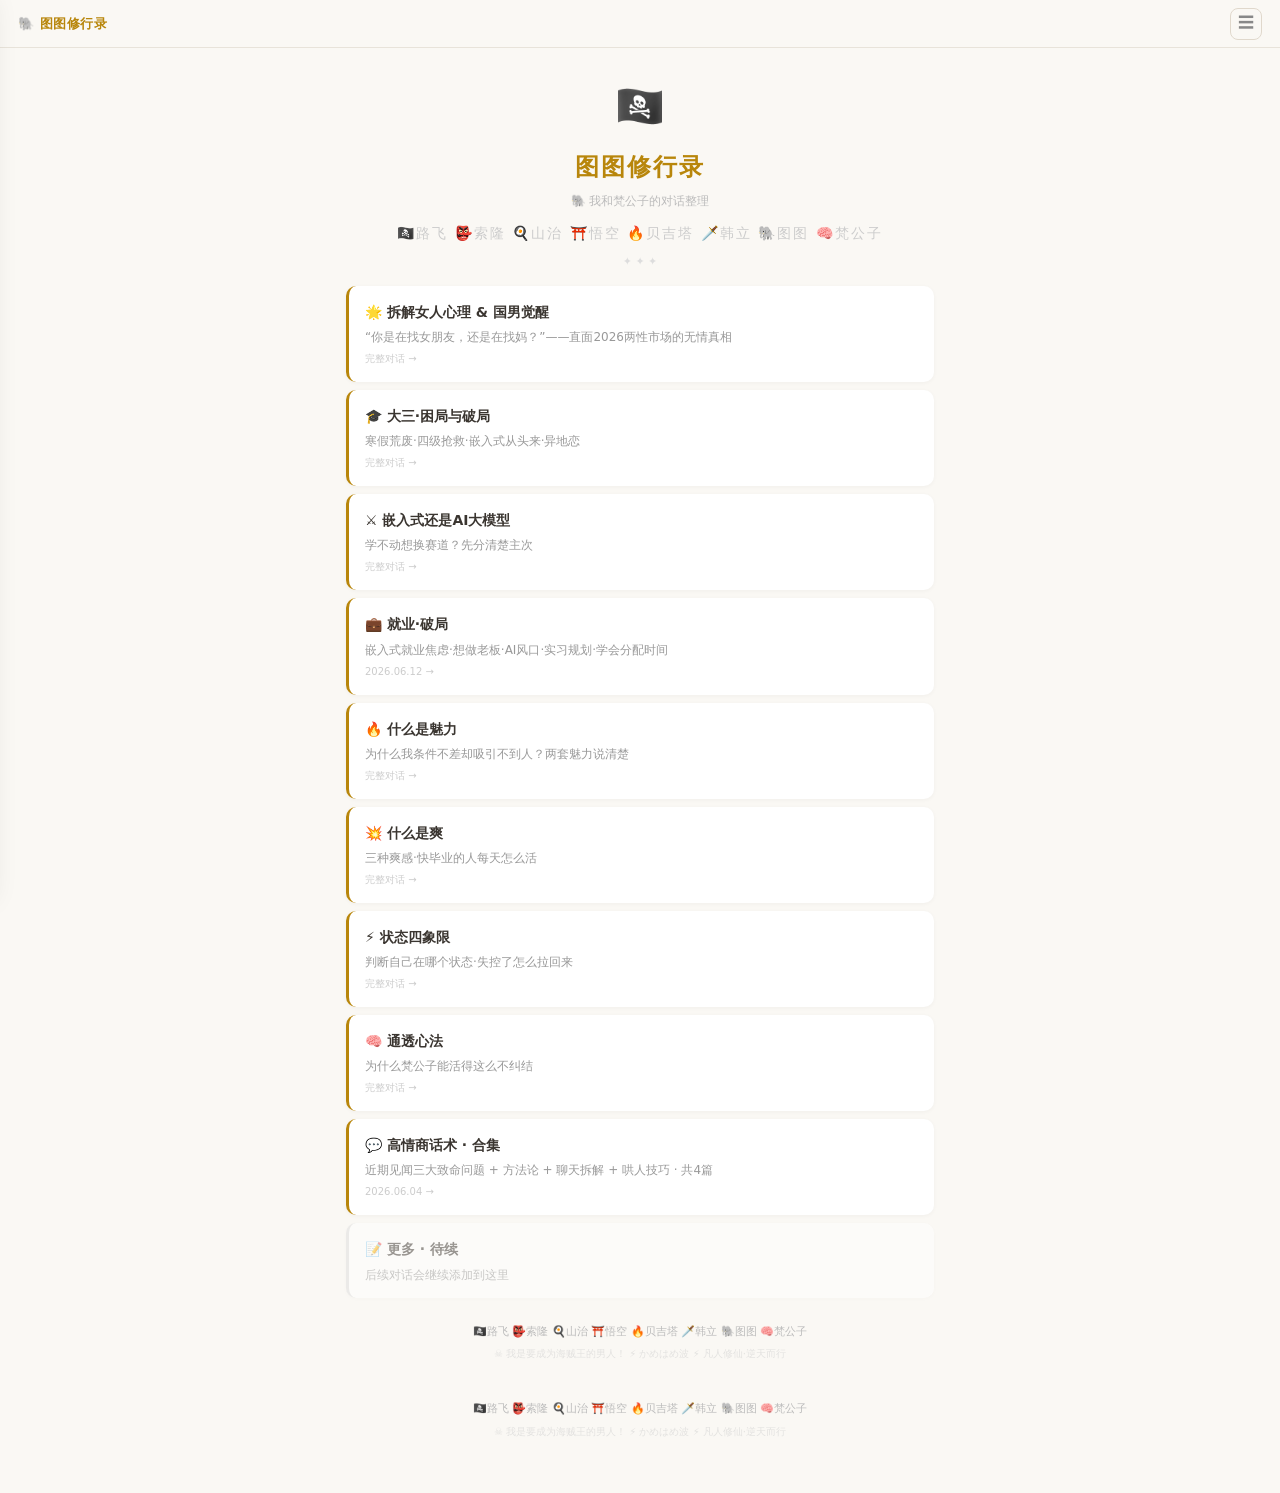
<file: index.html>
<!DOCTYPE html>
<html lang="zh-CN">
<head>
<meta charset="UTF-8">
<meta name="viewport" content="width=device-width, initial-scale=1.0, maximum-scale=1.0, user-scalable=no">
<title>图图修行录 · 梵公子对话</title>
<style>
  *{margin:0;padding:0;box-sizing:border-box}
  body{
    font-family:-apple-system,"PingFang SC","Noto Sans SC","Microsoft YaHei",system-ui,sans-serif;
    background:#faf8f4;color:#2d2a24;line-height:1.8;
    -webkit-font-smoothing:antialiased
  }
  
  /* ===== 顶部栏 ===== */
  .topbar{
    position:fixed;top:0;left:0;right:0;z-index:100;
    background:rgba(250,248,244,.96);backdrop-filter:blur(12px);
    -webkit-backdrop-filter:blur(12px);
    border-bottom:1px solid #e8e3da;
    padding:0 18px;height:48px;
    display:flex;align-items:center;justify-content:space-between
  }
  .topbar-title{font-size:13px;font-weight:700;color:#b8860b;letter-spacing:.5px}
  .menu-btn{
    width:32px;height:32px;background:transparent;border:1px solid #e0d8cc;border-radius:8px;
    color:#888;font-size:16px;cursor:pointer;
    display:flex;align-items:center;justify-content:center;transition:all .15s
  }
  .menu-btn:active{background:#eee8dd}
  
  /* ===== 侧边导航 ===== */
  .drawer-overlay{
    position:fixed;top:0;left:0;right:0;bottom:0;
    background:rgba(0,0,0,.2);z-index:200;
    display:none;opacity:0;transition:opacity .25s
  }
  .drawer-overlay.show{display:block;opacity:1}
  .drawer{
    position:fixed;top:0;left:-280px;bottom:0;
    width:270px;background:#fff;z-index:201;
    padding:52px 12px 30px;overflow-y:auto;
    transition:left .25s ease;box-shadow:4px 0 24px rgba(0,0,0,.08)
  }
  .drawer.open{left:0}
  .drawer .label{font-size:9px;color:#bbb;letter-spacing:2px;margin:0 14px 6px;font-weight:600;text-transform:uppercase}
  .nav-item{
    display:block;padding:9px 14px;border-radius:8px;
    color:#555;font-size:14px;text-decoration:none;
    margin-bottom:1px;cursor:pointer;font-weight:500;transition:all .12s
  }
  .nav-item:active,.nav-item.active{background:#f5e6c6;color:#b8860b}
  
  /* ===== 主体 ===== */
  .main{max-width:620px;margin:0 auto;padding:60px 16px 40px}
  .page{display:none;animation:fade .25s ease}
  .page.active{display:block}
  @keyframes fade{0%{opacity:0;transform:translateY(4px)}100%{opacity:1;transform:translateY(0)}}
  
  /* ===== 分割线 ===== */
  .divider{
    display:flex;align-items:center;gap:10px;
    margin:28px 0 20px;font-size:11px;color:#d0c8bb;letter-spacing:3px
  }
  .divider::before,.divider::after{content:'';flex:1;height:1px;background:#e5ddd0}
  
  /* ===== 首页 ===== */
  .hero{text-align:center;padding:10px 0 4px}
  .hero .logo{font-size:40px;margin-bottom:4px}
  .hero h1{font-size:24px;font-weight:800;color:#b8860b;letter-spacing:2px}
  .hero .sub{font-size:12px;color:#bbb;margin-top:2px}
  .hero .char-line{margin-top:8px;font-size:14px;color:#ccc;letter-spacing:2px}
  .card-list{display:flex;flex-direction:column;gap:8px;margin-top:14px}
  .card{
    background:#fff;border-radius:10px;padding:14px 16px;cursor:pointer;
    border-left:3px solid #b8860b;
    box-shadow:0 1px 4px rgba(0,0,0,.04);transition:all .12s
  }
  .card:active{background:#f8f6f2;transform:scale(.98)}
  .card h3{font-size:14px;color:#3a3530;margin-bottom:3px;font-weight:700}
  .card p{font-size:12px;color:#999;line-height:1.5}
  .card .meta{font-size:10px;color:#ccc;margin-top:4px}
  
  /* ===== 页面头部 ===== */
  .page-title{font-size:22px;font-weight:800;color:#b8860b;line-height:1.35;padding-top:4px;margin-bottom:2px}
  .page-meta{font-size:11px;color:#c0b8ab;margin-bottom:8px}
  .page-desc{
    font-size:13px;color:#7a7266;margin-bottom:16px;line-height:1.8;
    padding:12px 16px;background:#f6f2ec;border-radius:8px
  }
  
  /* ===== 笔记段落 ===== */
  .sec{margin-bottom:24px}
  .sec h3{
    font-size:15px;font-weight:700;color:#3a3530;
    margin-bottom:8px;padding-bottom:6px;
    border-bottom:1.5px solid #e5ddd0
  }
  .sec h4{font-size:14px;font-weight:600;color:#5a5248;margin:12px 0 6px}
  .sec p{font-size:14px;color:#4a443e;margin-bottom:8px;line-height:2}
  .sec .g{color:#b8860b;font-weight:600}
  .sec .b{font-weight:600;color:#2d2a24}
  
  /* ===== 引用块 ===== */
  .q{
    background:#f6f2ec;padding:12px 16px;margin:12px 0;
    border-radius:0 8px 8px 0;font-size:13px;color:#6a6256;
    line-height:1.8;border-left:3px solid #b8860b;
    font-style:normal
  }
  
  /* ===== 提示块 ===== */
  .t{padding:12px 16px;margin:10px 0;border-radius:8px;font-size:13px;line-height:1.8}
  .t.g{background:#eef4ec;border-left:3px solid #5a9a6a;color:#3a5a44}
  .t.o{background:#faf0e6;border-left:3px solid #d4893a;color:#6a5230}
  .t.r{background:#faf0ee;border-left:3px solid #b84a3a;color:#6a3a34}
  
  /* ===== 支柱区块 ===== */
  .pillar{
    background:#fff;border-radius:10px;margin-bottom:16px;
    padding:16px 18px;border-left:3px solid #b8860b;
    box-shadow:0 1px 4px rgba(0,0,0,.04)
  }
  .pillar h3{font-size:15px;font-weight:700;color:#b8860b;margin-bottom:8px}
  .pillar p{font-size:14px;color:#4a443e;margin-bottom:7px;line-height:2}
  
  /* ===== 状态卡片 ===== */
  .sc{
    background:#fff;border-radius:10px;padding:14px 16px;margin-bottom:10px;
    box-shadow:0 1px 4px rgba(0,0,0,.04)
  }
  .sc .st{font-weight:700;font-size:14px;margin-bottom:4px}
  .sc .sd{font-size:13px;color:#6a645e;line-height:1.8;margin-bottom:4px}
  .sc .sa{font-size:13px;font-weight:600;margin-top:4px;line-height:1.7}
  
  /* ===== 编号列表 ===== */
  .sb{background:#f6f2ec;border-radius:10px;padding:12px 16px;margin:10px 0}
  .sb .r{display:flex;align-items:flex-start;gap:8px;margin-bottom:6px;font-size:13px;color:#4a443e;line-height:1.7}
  .sb .r:last-child{margin-bottom:0}
  .sb .n{
    flex-shrink:0;width:20px;height:20px;background:#b8860b;color:#fff;
    border-radius:50%;display:flex;align-items:center;justify-content:center;
    font-size:10px;font-weight:700;margin-top:3px
  }
  
  /* ===== 快速参考卡片 ===== */
  .qr{background:#fff;border-radius:10px;padding:16px;margin-top:12px;box-shadow:0 1px 4px rgba(0,0,0,.04);border:1px solid #ede8e0}
  .qr h4{font-size:13px;color:#b8860b;text-align:center;margin-bottom:10px}
  .qi{display:flex;gap:8px;margin-bottom:6px}
  .qi:last-child{margin-bottom:0}
  .qi .d{
    flex-shrink:0;width:22px;height:22px;background:#b8860b;color:#fff;
    font-weight:700;font-size:10px;border-radius:50%;
    display:flex;align-items:center;justify-content:center;margin-top:2px
  }
  .qi .t{font-size:13px;color:#6a645e;line-height:1.7}
  .qi .t strong{color:#b8860b}
  
  /* ===== 行动卡片 ===== */
  .ab{background:#fff;border-radius:10px;padding:16px;margin-top:12px;box-shadow:0 1px 4px rgba(0,0,0,.04);border:2px solid #b8860b}
  .ab .at{font-size:13px;color:#b8860b;text-align:center;font-weight:700;margin-bottom:10px}
  .ab .r{display:flex;flex-direction:column;gap:6px}
  .ab .c{
    padding:8px 12px;border-radius:8px;background:#f6f2ec;
    font-size:13px;line-height:1.7;color:#4a443e
  }
  
  /* ===== 标签组 ===== */
  .db{background:#fff;border-radius:10px;padding:14px;margin-top:12px;box-shadow:0 1px 4px rgba(0,0,0,.04)}
  .db .dl{font-size:10px;color:#bbb;text-align:center;letter-spacing:1px;margin-bottom:6px}
  .db .ds{display:flex;justify-content:center;gap:6px;flex-wrap:wrap}
  .db .dt{padding:6px 10px;border-radius:6px;background:#f6f2ec;font-size:11px;color:#4a443e}
  .db .dt strong{color:#b8860b}
  .db .hr{border-top:1px solid #ede8e0;margin:8px 0}
  
  /* ===== 页脚 ===== */
  .footer{text-align:center;padding:24px 0 12px;color:#bbb;font-size:11px;line-height:1.8}
  .footer .fl{margin-top:4px;font-size:10px;color:#ccc;opacity:.5}
</style>
</head>
<body>

<div class="topbar">
  <div class="topbar-title">🐘 图图修行录</div>
  <button class="menu-btn" id="menuBtn">☰</button>
</div>

<div class="drawer-overlay" id="drawerOverlay"></div>
<div class="drawer" id="drawer">
  <div class="label">📖 导航</div>
  <a class="nav-item active" data-page="home">🏠 起航</a>
  <a class="nav-item" data-page="nobility">🌟 东大男女为什么没魅力</a>
  <a class="nav-item" data-page="life">🎓 大三·困局与破局</a>
  <a class="nav-item" data-page="choice">⚔️ 嵌入式 or AI</a>
  <a class="nav-item" data-page="job">💼 就业·破局</a>
  <a class="nav-item" data-page="charm">🔥 什么是魅力</a>
  <a class="nav-item" data-page="pleasure">💥 什么是爽</a>
  <a class="nav-item" data-page="state">⚡ 状态四象限</a>
  <a class="nav-item" data-page="mind">🧠 通透心法</a>
  <a class="nav-item" data-page="eq">💬 高情商话术 · 合集</a>
  <div style="border-top:1px solid #eee;margin:12px 0 8px"></div>
  <div class="label">📝 待续</div>
  <div style="font-size:11px;color:#ccc;padding:0 14px">后续对话会继续加入</div>
</div>

<div class="main">

  <!-- ===== 首页 ===== -->
  <div class="page active" id="page-home">
    <div class="hero">
      <div class="logo">🏴‍☠️</div>
      <h1>图图修行录</h1>
      <div class="sub">🐘 我和梵公子的对话整理</div>
      <div class="char-line">🏴‍☠️路飞 👺索隆 🍳山治 ⛩️悟空 🔥贝吉塔 🗡️韩立 🐘图图 🧠梵公子</div>
    </div>
    <div style="text-align:center;font-size:11px;color:#ddd;margin:2px 0 6px">✦ ✦ ✦</div>
    <div class="card-list">
      <div class="card" onclick="goPage('nobility')"><h3>🌟 拆解女人心理 & 国男觉醒</h3><p>“你是在找女朋友，还是在找妈？”——直面2026两性市场的无情真相</p><div class="meta">完整对话 →</div></div>
      <div class="card" onclick="goPage('life')"><h3>🎓 大三·困局与破局</h3><p>寒假荒废·四级抢救·嵌入式从头来·异地恋</p><div class="meta">完整对话 →</div></div>
      <div class="card" onclick="goPage('choice')"><h3>⚔️ 嵌入式还是AI大模型</h3><p>学不动想换赛道？先分清楚主次</p><div class="meta">完整对话 →</div></div>
      <div class="card" onclick="goPage('job')"><h3>💼 就业·破局</h3><p>嵌入式就业焦虑·想做老板·AI风口·实习规划·学会分配时间</p><div class="meta">2026.06.12 →</div></div>
      <div class="card" onclick="goPage('charm')"><h3>🔥 什么是魅力</h3><p>为什么我条件不差却吸引不到人？两套魅力说清楚</p><div class="meta">完整对话 →</div></div>
      <div class="card" onclick="goPage('pleasure')"><h3>💥 什么是爽</h3><p>三种爽感·快毕业的人每天怎么活</p><div class="meta">完整对话 →</div></div>
      <div class="card" onclick="goPage('state')"><h3>⚡ 状态四象限</h3><p>判断自己在哪个状态·失控了怎么拉回来</p><div class="meta">完整对话 →</div></div>
      <div class="card" onclick="goPage('mind')"><h3>🧠 通透心法</h3><p>为什么梵公子能活得这么不纠结</p><div class="meta">完整对话 →</div></div>
      <div class="card" onclick="goPage('eq')"><h3>💬 高情商话术 · 合集</h3><p>近期见闻三大致命问题 + 方法论 + 聊天拆解 + 哄人技巧 · 共4篇</p><div class="meta">2026.06.04 →</div></div>
      <div class="card" style="border-left-color:#ddd;opacity:.5"><h3>📝 更多 · 待续</h3><p>后续对话会继续添加到这里</p></div>
    </div>
    <div class="footer" style="padding-top:24px">
      <div>🏴‍☠️路飞 👺索隆 🍳山治 ⛩️悟空 🔥贝吉塔 🗡️韩立 🐘图图 🧠梵公子</div>
      <div class="fl">☠️ 我是要成为海贼王的男人！ ⚡ かめはめ波 ⚡ 凡人修仙·逆天而行</div>
    </div>
  </div>

  <!-- ===== 大三·困局与破局 ===== -->
  <div class="page" id="page-nobility">
    <div class="page-title">🌟 东大男女为什么没魅力 & 最强女人心理拆解（完整复述版）</div>
    <div class="page-meta">2026.05.26 · 万字直播硬核拆解</div>
    <div class="page-desc">“你以为你在选方向，其实你在逃跑；你以为被伤透了心，其实是你的巨婴心理和短视交易逻辑在作祟。” —— 梵公子无情剖析，直击灵魂，点破中国生存市场的两性真相。</div>

    <div class="sec">
      <h3>🎭 1. 颜值与市场的无情生态位：谁在和“1~5分女”交往？</h3>
      <p>在中国，跟 <span class="g">1分到5分</span> 之间的女性产生恋爱或短期链接的男性数量，比“没有坐过飞机的人”还要多。这才是最真实的下沉市场，而不是网络上虚无缥缈的七分、八分神话。但残酷的现实是：<span class="g">今日不同往日，傻女人彻底消失了。</span></p>
      <p>现在，连五分女也变得极难约、极难撩。以前我们定义五分女代表简单、不用动脑子、不用付出的白嫖代表；如今在各大酒吧，随处可见一堆六七分的男的围着一个五分女转。由于供需严重失衡，<span class="b">五分女的异性选择权和两性认知被无限抬高，她的异性待遇和两性博弈手腕绝不低于你！</span></p>
      <p>如果你妄想在酒吧、街头搭讪或社交软件上低成本认识到6分以上的漂亮女生，几乎是不可能的。漂亮女生的时间是能高效变现的。在2026年的当下，<span class="b">顶美的女生只有两种状态：要么全副武装地出门变现赚钱，要么什么都不做、素颜零配裸配地在家打游戏看剧。</span>她们绝不会平白无故化个精致的妆，去酒吧和陌生男人灌一肚子骚尿而毫无回报。不能赚钱的场合，去的都是普通人。事实就是：99%的男人都在向下兼容，找不如自己的女的，甚至向下兼容好几个档，还得面临一堆竞争对手。</p>
      <div class="q">“普通哥们的天花板就是五分，能娶个五分当老婆就是牛逼了。大部分人只能向下兼容，而向下兼容到两三分，你又觉得难以下咽，这就是事实。”</div>
    </div>

    <div class="sec">
      <h3>🚨 2. 撕碎巨婴面具：你是找女朋友，还是找“比你妈还包容你”的妈？</h3>
      <p>大部分国男嘴上天天抱怨“被女人伤透了”、“女人都现实拜金”，但这其实只是在给自己找逃避的借口。你反驳我的干货，跟我唱反调，真的是因为觉得我不对吗？</p>
      <p>不，是因为<span class="g">如果你认可了我的正确路径，你就必须去执行；而执行改变是极其痛苦的。为了掩盖自己的懒惰、懦弱和毫无执行力，你只能本能地反驳我，这样就能名正言顺地继续躺平了。</span></p>
      <p>国男最阴暗恶臭的一面，就是**极度贪婪、自私、爱幻想，脑子里全是婴儿一样的巨婴心态**。你根本不是在找女朋友，你是想找一个像你妈妈一样、甚至比你妈对你还要更好的女人，能够无条件救赎你、拯救你。你希望别人把饭嚼碎了往你嘴里喂，需要樊公子用一辆婴儿车推着你到达目的地，这简直是反人性的妄想。</p>
      <div class="q">“国男喜欢一个女人，哪个女人就遭罪。因为你对别人的期望值太高了，滤镜太重了，别人跟你在一起相处累得像吃屎一样。别人离开你，不是因为你穷你丑，是因为你爹味、大男子主义、施加的压力让人难以忍受！”</div>
    </div>

    <div class="sec">
      <h3>💡 3. 软性价值的荒漠：为什么你散发着“死人感”？</h3>
      <p>没有女人喜欢你，是你在现实生活里**全维度失败（人际关系、情商、生活秩序）**的镜子。你和父母关系紧张，身边没有真心朋友，看所有事情都带着“功利短视”的算计眼镜，根本没有基本的人情世故和情商。</p>
      <p>很多没有魅力的男人，整个人散发着一种**“死人感”**，没有活人能量。因为你内心深处极度自卑、没有配得感，所以你抗拒去赞美别人、不会说好听的话、更不会“拍马屁”。你觉得去捧别人就是低人一头，所以你故意端着、面无表情，以为这叫“高冷”，实则是为了保护自己脆弱的玻璃心——“我不说话、我不搞笑、我不去尝试，虽然不加分，但我就不会出错，你就看不起我。”</p>
      <p>你永远用功利短视的交易思维看世界：我付出多少，必须立马拿回多少。但两性关系里充斥着软性价值和感知力——比如今天阳光很好、窗外的风景、洗澡水的温度、送礼物的愉悦。你对这些微妙的情绪感知为零，别人又怎么会觉得你有趣？</p>
      <div class="q">“懂得逢人见面送礼物（不花大钱但用心）、懂得拍马屁让人舒服、懂得感恩回馈的人，在社会上是绝对不可能缺女人的。”</div>
    </div>

    <div class="sec">
      <h3>🆘 4. 为什么大家都不愿意改变？（无情解构）</h3>
      <p>临近下课，梵公子说，他也知道为什么大部分人不愿意改变，这并非不可理解，因为**改变极其反人性**：</p>
      <p><span class="b">① 心智被榨干</span>：你那份日复一日的底层工作，已经榨干了你所有的精神能量，你下班后已经没有心智去跨出舒适区了。如果不靠搞笑视频和奶头乐麻痹自己，你明天根本活不下去。</p>
      <p><span class="b">② 试错成本过高</span>：普通人存一笔钱太难了，所以你买任何东西、学任何课程都只看价格，谁便宜买哪个，哪怕便宜的是劣质的。因为你输不起，试错成本高到你不敢去追求真正优质的产品。</p>
      <p><span class="b">③ 信息茧房的同化</span>：你周围充斥着平庸的人。如果你想做出一点点改变，你爸会笑你，你朋友会说你被割韭菜。他们用短视的思维规训你：“你个程序员喷香水干嘛，电脑又不会呼吸。”你背后没有人支持你，你想特立独行需要承受巨大的孤立感。</p>
      <div class="t r">⚠️ 现实警告：这个世界会极其严厉地惩罚躺平的人。因为我们没有最低福利保障，没有人给你兜底。你不去高强度地突破自己，你连“老婆孩子热炕头”的安稳小日子也过不上。横竖都是受罪，为改命和理想而吃苦，比浑浑噩噩地温水煮青蛙，要幸福一万倍！</div>
    </div>

    <div class="sec">
      <h3>🛠️ 5. 图图修行录：从A点推到B点的落地实操</h3>
      <div class="ab">
        <div class="at">🎯 彻底改变你身上“恶臭磁场”的微动作</div>
        <div class="r">
          <div class="c" style="border-left:3px solid #27ae60">① <span class="b">养成“心智付出”习惯（送小礼）</span> —— 无论是见导师、长辈还是约会女生，不要空手。带上一杯热咖啡、一盒洗干净的水果或小零食。用这种极低门槛的动作，体现你对这次相遇的重视。</div>
          <div class="c" style="border-left:3px solid #2980b9">② <span class="b">写约会感谢总结</span> —— 结束和别人的相处后，发一段50字的真诚短信，表达今天具体的开心点。这体现出你是一个有温度、有捕捉情绪能力的“活人”，而不是冷冰冰的交易机器。</div>
          <div class="c" style="border-left:3px solid #e67e22">③ <span class="b">干掉你的“死人端着”</span> —— 别再用高冷掩盖自卑。真诚地去夸赞别人，学会由衷地赞美和拍马屁，把这当成高能量者对低能量者表现的宽容和施舍。</div>
          <div class="c" style="border-left:3px solid #9b59b6">④ <span class="b">扫除你的“猪窝”</span> —— 每天醒来整理床铺，扔掉外卖盒子，把被单洗干净。你的居住环境就是你心智状态的缩影，吸引力是从建立你生活秩序的第一步开始的。</div>
        </div>
      </div>
      <p style="text-align:center;margin-top:14px;font-weight:700;color:#b8860b">“如果你能一直坚持听梵公子的课，说明你身体里的基因、你的潜意识已经在告诉你，你与众不同，你不甘平庸。不要被螺丝钉同化，去成为那个牛逼的少数人！”</p>
    </div>
    <div class="divider">✦ ✦ ✦</div>
  </div>

  <!-- ===== 大三·困局与破局 ===== -->
  <div class="page" id="page-life">
    <div class="page-title">🎓 大三·困局与破局</div>
    <div class="page-meta">2026.05.25</div>
    <div class="page-desc">我是一个大三学生。寒假计划学嵌入式、比赛拿名次、暑假找实习——全废了。每天起得晚，健身午休花了很多时间，晚上和女朋友玩到凌晨。开学后四级不到半个月单词没背完，嵌入式也没学好。每个月代课挣钱去异地看女朋友。感觉自己的人生和想象的不一样了，很无力。</div>

    <div class="sec">
      <h3>🔍 你的核心问题到底是什么</h3>
      <p>你可能会觉得你的问题是：嵌入式没学好、四级过不了、实习找不到。但让我告诉你真正的核心问题在哪里——<span class="g">你的计划系统和你的操作系统不兼容，而且你还在精神自残。</span></p>
      <p>什么叫"计划系统和操作系统不兼容"？就是你给自己定了一个完美的寒假计划（每天学嵌入式6小时），但你根本不是那种能一天学6小时的人。你寒假每天的节奏是：健身、午休、陪女朋友——这些事本身一点问题都没有。你健身了，身体变好了；你陪女朋友了，感情维系了。但因为你脑子里一直有一个背景音乐在放"我应该在学习"，所以你休息的时候愧疚，学习的时候疲惫。结果是既没学好也没玩爽，两头不沾。</p>
      <p>这就叫精神自残——你明明没有做错任何事，但你非要骂自己，把自己搞得很累。你的精力不是被学习和健身消耗掉的，是被你那颗"我应该不一样"的心消耗掉的。</p>
      <div class="q">"你的问题不是能力不够，是你每天都在和'没有按计划走'的自己打架。你把80%的精力都花在了内耗上，只剩20%在真正做事。"</div>
    </div>

    <div class="sec">
      <h3>📌 四级怎么办（只剩不到15天）</h3>
      <p>你现在必须放弃一个幻想——"我还能把整本单词书背完"。不可能了。你要换一种打法，叫<span class="g">流氓冲刺策略</span>：</p>
      <p><span class="b">① 听力（占35%分数）</span>——这是你最后的救命稻草。近三年的真题听力反复听，听到你能把每道题的答案位置背出来。你不用每句话都听懂，抓关键词就够了：时间（几点几分）、地点（in the library/at the airport）、数字（多少钱/多少个）、否定词（but/however/actually）、语气转折的地方。把这些词听到就圈起来，结合选项用排除法，正确率能到60%以上。每天花40分钟，用代课的后排时间塞耳机听。</p>
      <p><span class="b">② 写作</span>——不要自己写长篇。去网上找两个万能模板，一个议论文的（开头+论点+论据+结论），一个书信/通知的（称呼+正文+落款）。背到滚瓜烂熟，考试直接套用。</p>
      <p><span class="b">③ 阅读</span>——做题顺序非常重要：先做仔细阅读（分值最高），再做段落匹配（靠关键词定位），最后做选词填空（分值最低，不会就随便蒙，别浪费时间）。</p>
      <p>四级过了就过了，不过明年还能再考。企业招嵌入式岗位，不会因为你四级没过就不要你。他们看的是你会不会写代码。</p>
      <div class="t g">💡 换个角度想：你嵌入式都没学好，就算四级考了600分又有什么用？四级只是你在"不得不面对"的事情上投入最低限度的精力就可以了。</div>
    </div>

    <div class="sec">
      <h3>📌 嵌入式怎么重新开始</h3>
      <p>你原来的路线图是：寒假学完嵌入式→大四比赛拿名次→暑假找到实习。这个剧本已经是上个版本的了，你还抱着它不放，每天对着它骂自己——这是自残。</p>
      <p><span class="g">接受寒假已经没了的事实。</span>现在你手里能抓住的时间，是从今天到12月出去实习的6个月。</p>
      <p><span class="b">每天1.5到2小时的嵌入式代码实战，雷打不动。</span>看清楚——是"写代码"，不是"看视频"。看视频人人都会，你看了几个月了有什么进展？没有。你必须动手写代码。哪怕第一个项目只是一个LED灯用蓝牙控制亮灭，你把它写出来、跑通了，你在简历上就能写一行：熟悉嵌入式开发流程，有独立完成的小项目。</p>
      <p>暑假的比赛你可以去参加，但目标不是拿名次——你的目标是去认识人、感受比赛氛围、看看别人是怎么做的。这就是路飞说的那句话——"我不是要成为什么，我是要做什么。"你去参与，就已经比躺在宿舍焦虑往前迈了一大步。</p>
      <p>到9月份开学，你手里如果有1到2个能跑的小项目，12月出去找嵌入式实习，中小公司是愿意要的。应届生的嵌入式岗没有你想象的那么高门槛。</p>
    </div>

    <div class="sec">
      <h3>📌 女朋友和代课怎么办</h3>
      <p>你每个月代课挣点小钱，攒下来去异地看她。然后你跟我说你很焦虑——因为你一边在做这个选择，一边在骂自己"我本应该在学习"。</p>
      <div class="q">"你选择了花时间和精力在感情上，就一定没有100%的时间和精力去学嵌入式。你不可能既要又要。你选了A，就坦然接受B不完美。别他妈选了A还要骂自己为什么不选B。"</div>
      <p>而且最关键的是——<span class="b">你已经有了一个方向：毕业去她的城市找工作。</span>你知道这个信息有多重要吗？很多人毕业的时候连去哪都不知道。你有目标城市，有目标行业（嵌入式），只是节奏乱了，不是方向错了。</p>
    </div>

    <div class="sec">
      <h3>⚡ 今天能做的事（别想太远）</h3>
      <div class="ab">
        <div class="at">🛑 今天就做这三件事</div>
        <div class="r">
          <div class="c">① 打开电脑查一个嵌入式入门实战项目（比如"STM32蓝牙控制LED"），写到今天晚饭前跑通它</div>
          <div class="c">② 代课的时候用耳机听2套真题听力，只听不写，找感觉</div>
          <div class="c">③ 睡觉前跟女朋友发一条消息，就说"今天写了一个小项目，挺开心的"</div>
        </div>
      </div>
      <p>别想12月、别想暑假、别想毕业。今天的三件事做完了，你今天就已经赢了。</p>
    </div>
    <div class="divider">✦ ✦ ✦</div>
  </div>

  <!-- ===== 嵌入式 or AI ===== -->
  <div class="page" id="page-choice">
    <div class="page-title">⚔️ 嵌入式还是AI大模型</div>
    <div class="page-meta">2026.05.25</div>
    <div class="page-desc">我最近在学黑马程序员24年的嵌入式盗版课，进度很慢。最近AI和agent很火，我也很感兴趣，不知道是不是该分精力去学。感觉自己手里两条鱼都嚼不烂。</div>

    <div class="sec">
      <h3>🤔 真相：你不是在选方向，你是在逃跑</h3>
      <p>让我直接说一个你可能不爱听但必须知道的真相——<span class="g">你对AI心动，不是因为AI真的适合你，而是因为嵌入式太难了，你看不到正反馈，你本能地想跑。</span></p>
      <p>这叫什么？做题家的路径依赖。你是不是觉得"我换个赛道就能起飞了"？转运营、转产品、转新媒体、转AI……你换多少个赛道都没用。因为你的问题不是赛道的问题，是你在赛道上跑了两步就跑不动了，然后觉得"这赛道不行"。换赛道之后呢？照样跑两步就跑不动了，照样觉得不行。</p>
      <p>你现在嵌入式课进度慢，我来告诉你真正的原因——不是你笨，也不是课烂。<span class="b">是你根本没把你的注意力给这个事儿。</span>你怎么学的？代课的后排偷偷学、健身完了疲惫了硬着头皮看两眼、晚上陪女朋友聊完天了再强撑着翻几页。精力是散的，时间是碎的，心是花的。这个状态下学任何东西都学不进去。</p>
      <div class="q">"你一手抓着两条鱼。每条都咬了一口，然后因为另一条的存在嚼不烂。结果两条都跑了，你两手空空。"</div>
    </div>

    <div class="sec">
      <h3>🔑 正确策略：分清楚主线和副线</h3>
      <p>我不劝你放弃AI，也不劝你死磕嵌入式。但你要分清楚主次：</p>
      <p><span class="g">嵌入式是你的主线任务。</span>这是你从大三开始一直在跟的东西，是你年底找实习、毕业找工作的饭碗。这条路确定性高：嵌入式不像互联网大厂那样35岁危机严重，属于越老越吃香的行业。市场一直有需求（汽车电子、物联网、智能家居），而且门槛不是特别高，中小公司愿意培养新人。</p>
      <p><span class="b">AI大模型是你的副线/兴趣。</span>你最近刷到的东西，听起来很性感、薪资很高。但你零基础。你知道真正做大模型岗位的人是什么背景吗？985/211硕士起步，很多是acm竞赛金牌出身的数学天才。你拿什么跟这些人卷？而且AI这个行业现在非常浮躁，今天火的框架明天可能就过时了。</p>
      <div class="t g">💡 一周分配建议：周一至周五每天90-120分钟嵌入式 → 40分钟四级（5月考完试后这40分钟换成AI兴趣探索）→ 周六专心陪女朋友，别一边陪一边想学习 → 周日复盘本周学了什么 + 看看AI的新东西当放松</div>
      <div class="t o">⚠️ 最怕的一种状态：嵌入式没学扎实，AI也没深入学习。两边都是半吊子。到了12月出去找实习——嵌入式岗嫌你代码量不够，AI岗嫌你没学历没背景。两边都不要你，你就真的尴尬了。</div>
      <p style="text-align:center;margin-top:8px;font-weight:600;color:#c8941e;font-size:15px">先吃饱，再挑食。找到工作了，有稳定收入了，想学什么不行？</p>
    </div>
    <div class="divider">✦ ✦ ✦</div>
  </div>

  <!-- ===== 就业·破局 ===== -->
  <div class="page" id="page-job">
    <div class="page-title">💼 就业 · 破局之路</div>
    <div class="page-meta">2026.06.12 · 大三尾声对话实录</div>
    <div class="page-desc">嵌入式就业焦虑、想做老板、AI风口、实习规划——一个快到毕业的大三学生，带着他的野心和不安来找梵公子。梵公子说：先上牌桌，再谈当老板。</div>

    <div class="sec">
      <h3>🎯 先给你画个像</h3>
      <p>南昌工学院，电子信息专业，大三尾巴。51单片机学了点，正要往STM32转。英语四级6月考。暑假有嵌入式作品赛要打。手里有马士兵的AI课但还没消化。对未来焦虑，觉得自己啥也不会。野心大，想当老板、做自媒体、搞AI产品，但动手少想得多。</p>
      <p><span class="b">我说的准不准？</span></p>
    </div>

    <div class="sec">
      <h3>🔍 你的核心矛盾</h3>
      <p>你最大的问题不是技术不行，是你的<span class="g">优先级一塌糊涂</span>。你现在手上同时追多少条线？英语四级、嵌入式作品赛、技术学习（51→STM32）、找实习、AI学习（马士兵的课）、自媒体/创业。一个人追六只兔子，一只都追不到。</p>
      <p>第二个矛盾是：<span class="g">你的野心和你的阶段不匹配。</span>野心是老板级别的，身份是打工人预备役，实力是半吊子。你想一步登天当大自媒体博主、做出完美AI产品——但你口袋里什么筹码都还没有。</p>
      <div class="q">"你什么都没准备好的时候想当老板，那不叫创业，叫赌博。先上牌桌，先有筹码，再谈怎么赢。"</div>
    </div>

    <div class="sec">
      <h3>🥇 优先级重新排</h3>
      <div class="pillar">
        <h3>🥇 第一顺位：英语四级（6月）</h3>
        <p>明天就考了，现在想什么都晚了。今天晚上早点睡，明天该咋考咋考。过了算你赚，不过也不丢人——四级一次过的人本来就不多。但是<span class="g">下学期必须过</span>。四级不过拿不到毕业证，你连打工的资格都没有，更别谈当老板了。</p>
      </div>
      <div class="pillar" style="border-left-color:#3498db">
        <h3>🥈 第二顺位：嵌入式作品赛（暑假）</h3>
        <p>这个比赛是你简历上唯一能写的东西。聪明点——<span class="g">用这个比赛完成51→STM32的转型</span>。别再用51了，直接上STM32。做完这个比赛，你的单片机水平就上了一个台阶。你不需要拿名次——你的目标是去参与、去感受、去看看别人怎么做的。</p>
      </div>
      <div class="pillar" style="border-left-color:#e67e22">
        <h3>🥉 第三顺位：找实习（下半年）</h3>
        <p>有了比赛作品，你简历上才有东西可以写。大三暑假到秋招（9月），是你的黄金窗口。三个月时间，你能干的事比你想象的多：四级过了、比赛作品有了、基本功补了、简历有东西写了、秋招可以投了。</p>
      </div>
      <div class="pillar" style="border-left-color:#9b59b6">
        <h3>④ 第四顺位：AI学习</h3>
        <p>马士兵的课你已经断断续续看了不少，工具也下了很多。这是好事。但你现在不用专门腾大块时间啃——利用碎片时间，晚上看一小时，当放松。边学边玩，不要当成任务。</p>
      </div>
      <div class="pillar" style="border-left-color:#95a5a6">
        <h3>⑤ 第五顺位：自媒体/创业</h3>
        <p>这个最远。你现在不是当老板的时候。先毕业、先拿到offer、先在这个行业站稳了，再谈创业。但你可以<span class="g">顺便做</span>——比如你做比赛的时候录个vlog发B站，「双非电子信息男的嵌入式逆袭」，有人看。</p>
      </div>
      <div class="t o">⚠️ 最怕的状态：嵌入式没学扎实，AI也没深入，自媒体也没做起来。三条都是半吊子。到年底出去找实习——嵌入式岗嫌你代码量不够，AI岗嫌你没学历没背景，自媒体没流量——三边都不要你，那就真尴尬了。</div>
    </div>

    <div class="sec">
      <h3>🧭 关于你的野心</h3>
      <p>你说你想当老板、做自媒体、搞AI产品——这是好事，说明你不甘平庸。但你得搞清楚：<span class="g">你现在手里有什么筹码？</span></p>
      <p>当老板需要什么？要么有钱、要么有技术壁垒、要么有流量、要么有资源。你现在有哪个？都没有，那就老老实实先打工。攒经验、攒钱、攒人脉。等你在一个行业里干了一两年，把行业摸透了，再出来创业，成功率翻三倍。</p>
      <p>但你可以<span class="b">边打工边布局</span>。白天在公司写代码，晚上回家做你的自媒体、研究你的AI产品。等到副业收入超过主业了，再辞职。这叫稳扎稳打，不叫没野心。</p>
      <div class="q">"真正牛逼的人从来不是做单选题。工程师和自媒体不是非此即彼，你可以用技术内容做自媒体，两条腿走路。"</div>
    </div>

    <div class="sec">
      <h3>🎸 你的兴趣不是累赘</h3>
      <p>你说你喜欢英语口语、播音、唱歌、吉他、研究AI。你知道吗，这意味着什么？</p>
      <p><span class="g">你不是一个纯粹的「理工男做题家」。</span>你是一个有艺术细胞、有表达欲、有内容输出潜力的人。你只是被嵌入式这个专业框住了。</p>
      <p>你的所有兴趣点，其实可以全部汇到同一个方向上——<span class="b">「AI+嵌入式」方向的技术自媒体。</span></p>
      <p>做技术自媒体需要什么？<span class="b">表达能力强</span>——你喜欢播音和口语，你有底子。<span class="b">内容有趣</span>——你会唱歌会吉他，可以做有创意的内容形式。<span class="b">AI工具熟练</span>——你看了马士兵的课，手里一堆工具。<span class="b">嵌入式技术</span>——你的专业。你看，所有的兴趣全部能汇到一条路上。</p>
      <div class="t g">💡 你不是要在「当工程师」和「做自媒体」之间二选一。你是可以「用技术内容做自媒体」的。等你毕业站稳了，这条路自然会打开。</div>
    </div>

    <div class="sec">
      <h3>👫 女朋友和游戏</h3>
      <p>你说你有女朋友，空闲时间少，玩不了王者荣耀和主机游戏了。那我问你一个问题：<span class="g">你谈恋爱是来消耗你的，还是来成就你的？</span></p>
      <p>如果这个恋爱让你完全没办法做正事、学东西、提升自己——那这恋爱谈得有问题。不是说你要分手，是你们俩需要一个<span class="b">各干各的</span>的时间分配。你可以跟女朋友商量：每天晚上有两个小时是各忙各的学习时间，之后再一起玩。如果她连这个都不能接受，那是她不对。但大概率是能沟通的。</p>
      <p>至于王者荣耀和主机游戏——你现在的阶段，打游戏就是浪费时间。不是说你一辈子不打，是<span class="g">这几个月是关键期</span>。比赛、四级、实习几个硬骨头先啃下来，再奖励自己玩。</p>
      <div class="q">"你选了A，就坦然接受B不完美。别他妈选了A还要骂自己为什么不选B。"</div>
    </div>

    <div class="sec">
      <h3>⏰ 大三下到毕业时间表</h3>
      <div class="ab">
        <div class="at">📅 从现在到毕业的关键节点</div>
        <div class="r">
          <div class="c" style="border-left:3px solid #e74c3c">🔴 <span class="b">现在—7月初</span><br>明天考四级，考完翻篇。全力搞嵌入式作品赛，用STM32。每天最多一局王者。</div>
          <div class="c" style="border-left:3px solid #e67e22">🟠 <span class="b">7月—8月（暑假）</span><br>比赛打完→作品有了。开始刷面试题、包装简历。跟女朋友协商好学习时间。AI工具课放晚上看，当放松。</div>
          <div class="c" style="border-left:3px solid #3498db">🔵 <span class="b">9月—10月（秋招）</span><br>投简历，四级再考一次。如果能找到实习就直接去。</div>
          <div class="c" style="border-left:3px solid #27ae60">🟢 <span class="b">11月—12月</span><br>复盘：留在这家公司转正，还是跳槽更好的。方向：深圳/东莞/广州/武汉，嵌入式机会多。</div>
        </div>
      </div>
    </div>

    <div class="sec">
      <h3>⚡ 今天就能做的事</h3>
      <div class="ab">
        <div class="at">🎯 今晚就干这三件</div>
        <div class="r">
          <div class="c">① 明天四级——考了就翻篇，不管结果。别对答案别内耗。</div>
          <div class="c">② 确认你的比赛用平台——必须是STM32，别再摸51了。如果还没组队，马上组。</div>
          <div class="c">③ 跟女朋友聊一次：接下来几个月，每天晚上留两小时各自忙正事。</div>
        </div>
      </div>
      <p style="margin-top:10px;text-align:center">别想12月、别想毕业、别想当老板。这三件事做完了，今天你就赢了。</p>
    </div>

    <div class="divider">✦ ✦ ✦</div>
  </div>

  <!-- ===== 什么是魅力 ===== -->
  <div class="page" id="page-charm">
    <div class="page-title">🔥 什么是魅力</div>
    <div class="page-meta">2026.05.25</div>
    <div class="page-desc">我问梵公子"给我讲讲什么是魅力"——因为我总觉得自己吸引不到女生，觉得是自己没魅力。梵公子的回答彻底颠覆了我的认知。</div>

    <div class="sec">
      <h3>💡 你脑子里想的"魅力"是错的</h3>
      <p>我问你一个问题：当你听到"魅力"这个词的时候，你脑子里蹦出来的是什么？是不是腹肌、侧脸杀、穿西装的背影、健身房的照片、坐在咖啡厅里看书的精致生活？我告诉你——全错。这是电视剧和广告给你植入的幻觉。</p>
      <p>在中国这片土地上，你必须把"魅力"这个词重新理解。因为这里流行着两套完全不同的魅力体系，大部分人只听说过第一套，但真正在市场上流通的是第二套。</p>
    </div>

    <div class="sec">
      <h3>🏛️ 第一套：传统长期魅力</h3>
      <p>这是你想象中的那种魅力。指的是一个人很松弛、有大把的空闲时间、精神世界很丰富、有自己独特的见闻和思想。你跟他接触会觉得"这个人好特别"，愿意长期探索他、了解他。这种魅力需要三个条件才能培养出来：<span class="b">①时间自由（不被工作压榨得精疲力尽） ②松弛感（不为生存焦虑） ③接触多元文化（见过足够多的世面）</span></p>
      <div class="t r">❌ 但是！中国这片土地上不具备培养这种魅力的土壤。你看看身边的人：基层打工的心理性活着就不错了，哪有闲心发展精神世界？中层管理的上不去下不来，夹在中间焦虑得要死。创业的全年悬着心，不知道下个月收入在哪。企业家常年失眠，情感生活直接割舍掉了。从上到下没有一个人是不焦虑的。焦虑的人哪里来的松弛感？没有松弛感，哪来的魅力？</div>
      <p>所以你看，你觉得自己"没有魅力"，其实不是你的错。是社会结构就不给你长魅力的条件。就像在盐碱地上种水稻，你不是种子不好，是地不行。</p>
    </div>

    <div class="sec">
      <h3>🏪 第二套：中国市场生存魅力</h3>
      <p>这才是你真正需要理解的东西。在中国这片土地上，真正在流通的魅力是三个词的组合：<span class="g">基本面合格 + 专一对我好 + 会撩。</span></p>
      <p>你观察一下你身边那些在女生那里吃得开的男人——他帅到惊天动地了吗？没有。他富到可以包养女生了吗？也没有。但他做到了三件事：<span class="b">第一，他不丑</span>——穿得干净整齐，发型精神，社交账号不放乱七八糟的东西。<span class="b">第二，他让那个女生觉得他对自己是特别的</span>——愿意花时间陪她，愿意在她身上用心思。<span class="b">第三，他懂怎么推进关系</span>——什么时候该聊天、什么时候该约出来、什么时候该调情、什么时候该停下来。女生跟他在一起不用动脑子就很舒服、很放松。</p>
      <div class="q">"你不是没有魅力，你是在盐碱地上种水稻。地不行——但这就是你的地，你没办法换。你只能认清规则，然后学会在这个规则里玩。"</div>
    </div>

    <div class="sec">
      <h3>🧭 你现在能做的三件事</h3>
      <p>别再纠结"我魅力不够怎么办"了。盯住这三件事，搞定了你就超过90%的人了：</p>
      <p><span class="b">① 让自己不丑。</span>干净整洁、换个发型、眼镜换隐形（戴黑框眼镜给人的第一印象就是"国男"）、穿搭去繁就简。到了及格线就行了，别去折腾脸，帅的性价比极低。</p>
      <p><span class="b">② 学推进关系的能力。</span>这不是让你去学话术，是让你去培养感觉。多和女生聊天、多约会、多实战。你聊100个女生之后，自然就知道什么时候该说什么话了。</p>
      <p><span class="b">③ 在该付出的时候别抠搜。</span>不是让你花钱供养女生，是让你在该花时间、花心思的时候不要缩着。她需要你的时候你在，她说想吃什么东西你记得买，这些小事比转账管用多了。</p>
      <p>这三个搞定了，剩下的10%等搞定了前面再想。</p>
    </div>
    <div class="divider">✦ ✦ ✦</div>
  </div>

  <!-- ===== 什么是爽 ===== -->
  <div class="page" id="page-pleasure">
    <div class="page-title">💥 什么是爽</div>
    <div class="page-meta">2026.05.25</div>
    <div class="page-desc">我问梵公子"怎么生活？什么叫爽？"我是一个快毕业的大学生，之前的生活被焦虑填满，从来没认真想过"爽"这件事可以分三种完全不同的层次。</div>

    <div class="sec">
      <h3>🎮 第一层：消耗型爽（你每天都在吃的那种）</h3>
      <p>打游戏、刷短视频、熬夜看剧、躺平什么也不干。你从小到大最熟悉的一种爽。</p>
      <p>它的原理很简单：大脑在最短时间内释放多巴胺，让你觉得很爽。但它有一个致命的缺陷——<span class="b">爽完之后你更难受了。</span>你回想一下：打完游戏关掉电脑那一秒，心里是不是空荡荡的？刷了两小时短视频之后，是不是比没刷之前更焦虑了？</p>
      <p>这就是消耗型爽的本质——它是在透支明天的快乐来换今天的快乐。就像你去银行取钱，取的时候很爽，但余额越来越少。你取多了，账户就空了。</p>
      <p>消耗型爽可以吃吗？可以。但你要把它当成"奖励"，不能当"主食"。</p>
    </div>

    <div class="sec">
      <h3>🏗️ 第二层：建设型爽（你很少体验到的那种）</h3>
      <p>梵公子创业两年，每天只睡四五个小时。他跟我说："苦吗？非常苦。但在苦的过程中有一种非常特别的爽——看着自己亲手搭起来的东西从0到1长出来。"</p>
      <p>你肯定也体验过这种感觉：健身第一个月看不到变化，第三个月突然发现自己穿衣服好看了——那一瞬间你心里是什么感觉？写代码卡了一整天，终于把那个bug修好了，程序跑通了——那一瞬间你心里是什么感觉？<span class="g">"我操，我他妈做到了！"</span></p>
      <p>这种感觉就是建设型爽。它的特点是：做的过程不一定爽，甚至很痛苦，但它回味无穷。你每次回想起来，都会觉得自己很牛逼。</p>
      <p><span class="b">建设型爽就是给你的"爽的银行"里存钱。</span>你今天写了一个小时的代码，你就是在存钱。你今天跑了三公里，你也是在存钱。</p>
    </div>

    <div class="sec">
      <h3>👑 第三层：掌控型爽（最高级别）</h3>
      <p>这是梵公子活得通透的核心原因。掌控型爽指的是——<span class="g">你完全掌控了自己的生活节奏。你知道今天要干什么，你干了，你也没有在这个过程中为难自己、没有内耗、没有自残。</span></p>
      <p>梵公子有两个做人准则：<span class="b">第一，不开心的事情绝对不做。</span>只要一件事他不开心、不擅长、不喜欢，给再多钱他都不干。<span class="b">第二，脑袋僵了就立刻停。</span>哪怕今天直播能赚十万块钱，他感觉自己脑袋僵了、说不出话了——立刻关掉直播去调整。这就是掌控型爽：我决定我什么时候工作、什么时候休息。不是目标和计划牵着我走，是我牵着它们走。</p>
      <div class="q">"当你完全掌控自己的生活节奏时，你既不会飘，也不会废。你每天都在一种平稳的、从容的状态里往前走。"</div>
    </div>

    <div class="sec">
      <h3>📋 你作为快毕业的大学生，每天怎么活</h3>
      <p>你不需要想太复杂。每天就三件事，做完就收工：</p>
      <div class="ab">
        <div class="at">🎯 每日三件事（存钱模板）</div>
        <div class="r">
          <div class="c" style="border-left:3px solid #27ae60">① <span class="b">一件对未来的建设型事</span> — 嵌入式代码实战1.5小时。这是你12月找实习的本钱。</div>
          <div class="c" style="border-left:3px solid #2980b9">② <span class="b">一件对当下的建设型事</span> — 四级听力40分钟。5月考完之后把这40分钟换成跑步或健身。</div>
          <div class="c" style="border-left:3px solid #e67e22">③ <span class="b">一件对今天的消耗型爽事</span> — 打游戏、陪女朋友聊天、刷B站。但条件是——你必须先把前两件事做了，存了钱才能取钱。</div>
        </div>
      </div>
      <p>你把这三件事干完了，剩下的时间想躺就躺，想废就废，没有任何好自责的。因为你今天存钱了，你是带着成就感去享受的。</p>
      <div class="q">"生活不是你把所有痛苦吃完最后给一颗糖。生活是你在吃糖的时候也在吃苦，在吃苦的时候也知道自己为什么在吃这个苦。"</div>
    </div>
    <div class="divider">✦ ✦ ✦</div>
  </div>

  <!-- ===== 状态四象限 ===== -->
  <div class="page" id="page-state">
    <div class="page-title">⚡ 状态四象限</div>
    <div class="page-meta">2026.05.25 · 完整详解版</div>
    <div class="page-desc">我不再问"我该怎么办"，开始问"我怎么知道自己怎么了"——梵公子给了我一套方法，让我能搞清自己在哪个状态里，也知道失控了怎么把自己拉回来。</div>

    <div class="sec">
      <h3>🧭 先教你怎么判断自己现在在哪个状态</h3>
      <p>你不需要分析、不需要反思、不需要想太多。就一个标准——<span class="b">你现在早晨是什么感觉？</span>我对号入座给你看：</p>

      <div class="sc" style="border-left:4px solid #27ae60">
        <div class="st" style="color:#27ae60">🟢 状态1 · 有劲有方向</div>
        <div class="sd"><span class="b">你早上的感觉：</span>闹钟没响你就醒了，或者响了你能直接坐起来不赖床。你脑子里知道今天有个事等着你干——比如"必须把那个LED灯的代码调通"。身体是主动的，不是被逼的。</div>
        <div class="sd"><span class="b">怎么判断：</span>问自己——"如果现在让我写代码，我想不想去？"答案是"行，走吧"——这就是状态1。如果答案是"想，但先刷会儿手机"——这不是状态1。</div>
        <div class="sa" style="color:#27ae60">→ 你不需要任何策略。直接冲。别给自己加戏——不要先规划、不要先热身、不要先刷半小时视频再动手。直接打开电脑写代码。</div>
        <div class="sd" style="margin-top:4px;font-size:12px;color:#999"><span class="b">⚠️ 状态1最大的坑：</span>好状态的时候想"今天学他6个小时"，结果目标太大把自己吓回去了。就正常学，别贪。</div>
      </div>

      <div class="sc" style="border-left:4px solid #2980b9">
        <div class="st" style="color:#2980b9">🔵 状态2 · 有劲没方向</div>
        <div class="sd"><span class="b">你早上的感觉：</span>睡得还行，不困。但你不知道今天该干什么。打开手机刷了会儿B站和朋友圈——一个小时过去了。你人还坐着，什么都没干。</div>
        <div class="sd"><span class="b">怎么判断：</span>问自己——"我现在想干什么？"答案是"不知道"。你有精力但不犯困，但没有一个明确的目标拽着你走。</div>
        <div class="sa" style="color:#2980b9">→ 最忌讳的是——想把自己逼进状态1。正确做法：<span class="b">做一件门槛最低的事。</span>不是"学两小时嵌入式"，是"打开Keil，写一行注释"。不是"跑三公里"，是"穿上跑鞋走出门"。</div>
        <div class="sd" style="margin-top:4px;font-size:12px;color:#999"><span class="b">💡 核心口诀：</span>"骗自己开始，不要逼自己努力。"你的身体一旦动起来了，脑子自然跟上来。就跟推车一样——推起来那一下最费劲，一旦滚起来了就很轻松了。</div>
      </div>

      <div class="sc" style="border-left:4px solid #e67e22">
        <div class="st" style="color:#e67e22">🟠 状态3 · 没劲有方向</div>
        <div class="sd"><span class="b">你早上的感觉：</span>你知道该学嵌入式，但你不想动。坐在椅子上，心里想的全是"我知道该学，但我好累"。身体像灌了铅。</div>
        <div class="sd"><span class="b">怎么判断：</span>问自己——"我知道该干什么吗？"知道。"那为什么不去做？"不想动。和状态2的区别——状态2是不知道干啥，状态3是知道干啥但干不动。</div>
        <div class="sa" style="color:#e67e22">→ 最忌讳的是——逼自己用脑子。你身体累脑子虚，强迫自己学习只会越学越烦越恨自己。<span class="b">正确做法：先动身体，不动脑子。</span>去洗个热水澡、收拾房间、下楼走十分钟。你的身体和脑子是连着的，身体动起来了，脑子里的"不想动"按钮就会慢慢松开。</div>
      </div>

      <div class="sc" style="border-left:4px solid #c0392b">
        <div class="st" style="color:#c0392b">🔴 状态4 · 没劲没方向</div>
        <div class="sd"><span class="b">你早上的感觉：</span>根本不想起床。闹钟按了三次，最后一次直接关了。躺着刷手机越刷越焦虑，不知道起来能干什么。今天就这样废了。</div>
        <div class="sd"><span class="b">怎么判断：</span>问自己——想干什么？什么都不想。知道该干什么吗？不知道。有精力吗？没有。三条全否——状态4。</div>
        <div class="sa" style="color:#c0392b">→ 你脑子里想的任何"解决方法"都是假的。"再刷5分钟就起来"——5小时后你还在刷。<span class="b">不要想，直接做两个动作：第一步，把手机屏幕朝下扣在桌上。第二步，站起来，走出你现在的房间。</span>去哪里不重要——下楼走一圈、去阳台站三分钟、去便利店买瓶水。关键是让你的眼睛不再盯着那块发光的屏幕。一旦你站起来了走出去了，你就已经打破了状态4的循环。</div>
      </div>

      <div class="t g" style="margin-top:10px">
        💡 <span class="b">超简单急救口诀：</span>每天早上问自己四个字——<span class="b">"有劲吗？有事吗？"</span><br>
        有劲+有事→状态1→冲 / 有劲+没事→状态2→最小事起手 / 没劲+有事→状态3→先动身体 / 没劲+没事→状态4→关手机出门
      </div>
    </div>

    <div class="sec">
      <h3>🔍 第二步：你为什么会失控</h3>
      <p>很多人觉得自己是突然崩的——"我昨天还好好的，今天突然什么都不想干了。"不对。<span class="g">你不是突然失控的。你是连续做了好几个"取钱"的决定，把自己一步一步耗干的。</span></p>
      <p>你回头看你的寒假：每天起得晚→健身完没精力→午休睡很久→晚上和女朋友玩到凌晨。每一个环节都是消耗型爽。你从寒假第一天就在从"爽的银行"里取钱。取了两个月，开学当然显示负数了。</p>
      <p>但你等到了负数才喊"我怎么控制不住了"——就像等银行透支了才问"我怎么没钱了"。太晚了。你要在余额还充足的时候就发现不对劲。</p>
    </div>

    <div class="sec">
      <h3>👁️ 第三步：建立觉察系统（每天问自己三遍）</h3>
      <p>你不需要写日记，不需要做表格。每天在三个时间点（通勤路上、吃饭时、洗澡时）想起来就问自己三个问题：</p>
      <div class="sb">
        <div class="r"><div class="n">1</div><span><span class="b">我现在是脑袋僵了还是脑袋转得动？</span> — 判断精力状态。僵了就别硬撑，转得动就继续。</span></div>
        <div class="r"><div class="n">2</div><span><span class="b">我现在想做什么事？</span> — 判断动力方向。想学还是想躺？顺应自己，别骗自己。</span></div>
        <div class="r"><div class="n">3</div><span><span class="b">我现在在做的事是在存钱还是在取钱？</span> — 判断行为价值。写代码是存钱，刷视频是取钱。</span></div>
      </div>
      <p>连续三次答案都是"僵了""不想动""取钱"——该停了。别等到崩盘。</p>
    </div>

    <div class="sec">
      <h3>🆘 第四步：真的调整不过来怎么办</h3>
      <p>首先你要知道：<span class="b">你肯定有调不过来的时候。</span>连梵公子也有。昨天一晚上没睡，今天困得要死，看到有人喷他也难受。他也调不过来。</p>
      <p>人不是机器。关键是学会区分：</p>
      <p><span class="b">真的不行</span> → 睡了8小时还困，浑身酸，没精神。那就躺，别怪自己。身体在说"我需要休息"。</p>
      <p><span class="b">不想行</span> → 睡好了，刷了两小时手机然后说"状态不好"。你骗谁呢？这是懒不是累。</p>
      <p>无论哪种情况，梵公子的<span class="g">兜底机制</span>：<span class="b">最低限度的输出。</span>平时1.5小时代码？降到15分钟。15分钟总写得了吧？写完了关掉。今天就算你赢了。既有成就感又没逼死自己。</p>
      <div class="q">"最怕的不是调不过来，是调不过来的时候用消耗型爽去填空虚。越想调整越刷手机越内耗越崩。"</div>
    </div>

    <div class="qr">
      <h4>📋 每天执行方案（截图保存）</h4>
      <div class="qi"><div class="d">☀️</div><div class="t"><strong>早上醒来</strong>问自己：今天在哪个状态？→ 按4种状态卡行动。</div></div>
      <div class="qi"><div class="d">🌙</div><div class="t"><strong>睡觉前</strong>问自己：今天存钱了吗？<br>存了→今天赢了 / 没存但知道原因→明天补 / 没存也不知道→明天从最低标准开始</div></div>
      <div class="qi"><div class="d">⚡</div><div class="t"><strong>核心心法</strong>：不想"怎么不失控"，想"失控了能不能15分钟拉回来"。</div></div>
    </div>

    <div class="db" style="margin-top:12px">
      <div class="dl">☀️ 早上四选一</div>
      <div class="ds">
        <div class="dt">有劲有方向 → <strong>冲</strong></div>
        <div class="dt">有劲没方向 → <strong>最小事</strong></div>
        <div class="dt">没劲有方向 → <strong>动身体</strong></div>
        <div class="dt">没劲没方向 → <strong>出门</strong></div>
      </div>
      <div class="hr"></div>
      <div class="dl">🌙 晚上三选一</div>
      <div class="ds">
        <div class="dt"><strong style="color:#27ae60">存钱了</strong> → 今天赢了</div>
        <div class="dt"><strong style="color:#e67e22">没存·知原因</strong> → 明天补</div>
        <div class="dt"><strong style="color:#c0392b">没存·不知</strong> → 明天最低标准</div>
      </div>
    </div>
    <div class="divider">✦ ✦ ✦</div>
  </div>

  <!-- ===== 通透心法 ===== -->
  <div class="page" id="page-mind">
    <div class="page-title">🧠 通透心法</div>
    <div class="page-meta">2026.05.25</div>
    <div class="page-desc">我问了梵公子一个直击灵魂的问题——"你为什么能活得这么通透？为什么每天这么开心？你的心法到底是什么？"这是我第一次听到梵公子把自己整个人生观的五根柱子完整讲出来。</div>

    <div class="pillar">
      <h3>01 · 我承认我是自私的，而且我他妈不为此感到羞愧</h3>
      <p>你观察一下你的内耗是怎么产生的。举个例子：你想学嵌入式，但你身体说"我好累"。然后你脑子里有一个声音开始骂你："你怎么这么懒？别人都在努力你凭什么休息？"然后你怎么办？你带着内疚去休息——没休息好。你带着内疚去学习——没学进去。这就是内耗的全过程。</p>
      <p>梵公子的做法完全不一样。他想休息的时候，就大大方方休息。他不觉得休息有任何错。他的原则特别简单，就一句话：<span class="g">要么全心全意地努力，要么全心全意地摆烂。不要半吊子。</span></p>
      <p>你今天状态不好想躺平？可以。但你躺平的时候就认认真真地躺，享受你的休息，别一边刷手机一边想着"我还有代码没写"。你今天想学习？那就把手机放一边，认认真真学。</p>
      <div class="q">"大部分人的问题不是不努力，是努力的时候想玩，玩的时候想努力。结果两样都没干好，还把自己搞崩溃了。"</div>
    </div>

    <div class="pillar">
      <h3>02 · 这个世界上没有什么是非做不可的</h3>
      <p>你脑子里是不是装了这些"必须"？"我必须在大四前学好嵌入式""我必须考过四级""我必须找到实习"。我告诉你一个真相——<span class="g">没有这些必须。这些都是你自己给自己套上去的枷锁。</span></p>
      <p>梵公子讲了他自己的例子。他创业最困难的时候，刚来杭州，全身只有5万块钱。交了房租只剩2万。他给自己定了一个目标——三个月不出正反馈就死定了。结果怎样？越绷越崩，写东西写不出来，拍视频没状态。后来他做了一个决定：他给自己松绑了。"三个月没出正反馈我就滚回去上班呗，又不丢人。"结果他一松绑，状态回来了，活儿也干出来了。</p>
      <div class="q">"允许自己失败的心态，比你逼自己成功更重要。因为你不怕失败了，你就不内耗了。你所有的能量都用在做事上，而不是用在对抗自己的恐惧上。"</div>
    </div>

    <div class="pillar">
      <h3>03 · 我只看我自己，不跟别人比</h3>
      <p>你为什么焦虑？因为你看到的全是别人的强项——同学A嵌入式学得真好，同学B四级稳过了，同学C找到了实习。你再看自己——啥也不是。</p>
      <p>但你有没有想过，每个人的起点不一样、天赋不一样、家庭条件不一样？你拿自己去跟别人比，有什么意义？</p>
      <p>梵公子只看一个标准：<span class="g">今天比昨天多懂了一个知识点——赢了。这个月比上个月多赚了一千块——赢了。今天比昨天少骂了自己一句——也是赢了。</span></p>
      <p>你千万不要小看"少骂自己一句"这件事。你一天里面有多少时间在骂自己？"我怎么又玩手机了""我怎么这么废""我为什么管不住自己"——你每个字都在消耗你的能量。你把骂自己的时间省下来，写一行代码，你今天就已经赢了。</p>
    </div>

    <div class="pillar">
      <h3>04 · 当下最重要，过去不重要，未来也不重要</h3>
      <p>这三句话你要一起用，分开用效果减半：</p>
      <p><span class="b">过去不重要。</span>寒假玩掉了就玩掉了，你天天念它有什么用？你念一万遍它能回来吗？不能。那你为什么要花时间在上面？</p>
      <p><span class="b">未来其次重要。</span>天天担心12月找不到实习。你担心一万遍能找到吗？不能。那你把对未来的焦虑拉到今天来折磨自己，你是不是傻？</p>
      <p><span class="b">当下最重要。</span>你唯一能控制的就是当下这一分钟。你是选择再刷五分钟手机，还是选择站起来打开电脑写一行代码？就这一个选择。你选对了，你就赢了。</p>
      <p>怎么操作？简单——<span class="g">把你所有的"如果"换成"现在"。</span></p>
      <div class="t o">
        ❌ "如果我12月找不到实习怎么办" → ✅ <span class="g">"我现在能做点什么让我12月更有底气？"</span><br>
        ❌ "如果我学不会嵌入式怎么办" → ✅ <span class="g">"我现在要不要打开电脑写三行代码？"</span>
      </div>
      <p>一旦你把"如果"换成"现在"，你就从一个被动焦虑的人，变成了一个主动选择的人。主动选择带来的力量感，远远大于被动焦虑。</p>
    </div>

    <div class="pillar">
      <h3>05 · 不开心的事情一定做不长久</h3>
      <p>梵公子是严格按照这个原则活的。只要一件事情他不开心、不擅长、不喜欢、不热爱，给再多钱他都不去做。因为他知道，逼自己做了最多坚持三天，然后崩溃，然后恨自己。</p>
      <p>但你问他为什么工作那么拼命？为什么能熬夜到天亮写东西？原因很简单——<span class="g">因为他做这件事的时候，内心是爽的。</span>他写的东西发出去能帮到一个人，他做直播的时候有人听了有收获，他是发自内心地爽。身体累，但精神充实。这就是建设型爽。</p>
      <div class="q">"你每上一级台阶，你就爽一下。它不是'苦'，它是'通往目标的阶梯'。"</div>
      <p>你现在学嵌入式，如果你只是为了"找个好工作"去学，你肯定不爽。但如果你换个角度——我今天多学了一个概念，我就离"掌握一门吃饭的本事"更近了一步，今年年底我就可以去实习了，可以去女朋友的城市了。这么想，它就不是"苦"，是"阶梯"。</p>
    </div>

    <div class="qr" style="border:2px solid #c8941e;background:linear-gradient(135deg,#fff8ee,#fff)">
      <h4 style="font-size:14px">📌 梵公子四句心法（背下来）</h4>
      <div class="qi"><div class="d">1</div><div class="t" style="font-size:14px"><strong>不要内耗。</strong>想干就干，想休息就休息，别一边干一边骂自己。</div></div>
      <div class="qi"><div class="d">2</div><div class="t" style="font-size:14px"><strong>没有非做不可的事。</strong>允许自己失败，反而更容易成功。</div></div>
      <div class="qi"><div class="d">3</div><div class="t" style="font-size:14px"><strong>只看跟自己比。</strong>今天比昨天多干了哪怕五分钟，就算赢。</div></div>
      <div class="qi"><div class="d">4</div><div class="t" style="font-size:14px"><strong>把"如果"换成"现在"。</strong>从被动焦虑变主动选择。</div></div>
    </div>

    <div style="margin-top:14px;text-align:center;padding:14px;background:#fff;border-radius:12px">
      <p style="font-size:13px;color:#666;line-height:1.8">
        通透不是天生的。通透是你想明白了——<br>
        <span style="color:#c8941e;font-weight:600;font-size:14px">你这一辈子，说到底活的是你自己。</span><br>
        你不是活给父母看的，不是活给女朋友看的，不是活给同学看的。<br>
        你活着，首先是为了对得起你自己。<br>
        你把你对自己的交代做好了，其他所有的东西自然就来了。
      </p>
    </div>
    <div class="divider">✦ ✦ ✦</div>
  </div>

  <!-- ===== 高情商话术 ===== -->
  <div class="page" id="page-eq">
    <div class="hero" style="padding:6px 0 0">
      <div class="logo">💬</div>
      <h1 style="font-size:24px;font-weight:800;color:#b8860b;letter-spacing:2px">高情商话术 · 合集</h1>
      <div class="sub" style="font-size:12px;color:#bbb;margin-top:2px">🧠 梵公子 × 🐘 图图整理 · 共4篇</div>
    </div>
    <div style="text-align:center;font-size:11px;color:#ddd;margin:4px 0 14px">✦ ✦ ✦</div>

    <p style="font-size:14px;color:#6a645e;text-align:center;margin-bottom:18px;line-height:1.8">
      跟女生相处到底该怎么说话、怎么做事、怎么让她舒服？<br>
      这4篇把梵公子的核心方法全拆开了，从底层逻辑到实战细节都有。
    </p>

    <div class="card-list" style="gap:10px">
      <div class="card" onclick="window.location.href='gao-eq/04-recent-insights.html'" style="border-left:3px solid #c0392b">
        <h3>🆕 近期见闻 · 三大致命问题</h3>
        <p>梵公子最新直播提炼：说话以小博大、不懂人情世故、能量磁场太低——三个致命问题展开讲透 + 完整约会流程拆解</p>
        <div class="meta">2026.06.04 · 展开讲透版</div>
      </div>

      <div class="card" onclick="window.location.href='gao-eq/01-method.html'">
        <h3>🧠 高情商说话方法论</h3>
        <p>高情商的人是怎么说话的？从底层逻辑到实战心法——短视频式聊天、索取前先让人开心、氛围大于内容</p>
        <div class="meta">2026.06.02 · 第一轮对话</div>
      </div>

      <div class="card" onclick="window.location.href='gao-eq/02-chat-analysis.html'">
        <h3>📝 聊天记录实战拆解</h3>
        <p>用梵公子的框架拆解真实聊天记录，一句一句看——往深了聊、往情绪聊、拒绝无聊的查户口式对话</p>
        <div class="meta">2026.06.02 · 第二轮对话</div>
      </div>

      <div class="card" onclick="window.location.href='gao-eq/03-comfort-skills.html'">
        <h3>🤗 哄人实战技巧</h3>
        <p>女生生气了怎么哄？分手边缘怎么拉回来？从道歉的姿态到实质性改变，每一步都有讲究</p>
        <div class="meta">2026.06.02 · 第三轮对话</div>
      </div>
    </div>

    <div style="margin-top:20px;padding:14px;background:#fff;border-radius:10px;box-shadow:0 1px 4px rgba(0,0,0,.04)">
      <p style="text-align:center;font-size:12px;color:#bbb;margin-bottom:6px">📌 阅读建议</p>
      <div style="display:flex;flex-direction:column;gap:6px;font-size:13px;color:#6a645e;line-height:1.7">
        <span>🔹 先看 <strong style="color:#c0392b">04 · 近期见闻</strong> —— 了解三个致命问题和约会实操</span>
        <span>🔹 再看 <strong style="color:#b8860b">01 · 方法论</strong> —— 掌握底层说话逻辑</span>
        <span>🔹 最后看 <strong style="color:#b8860b">02 和 03</strong> —— 实战拆解 + 哄人技巧</span>
      </div>
    </div>

    <div class="divider">✦ ✦ ✦</div>
  </div>

  <div class="footer">
    <div>🏴‍☠️路飞 👺索隆 🍳山治 ⛩️悟空 🔥贝吉塔 🗡️韩立 🐘图图 🧠梵公子</div>
    <div class="fl">☠️ 我是要成为海贼王的男人！ ⚡ かめはめ波 ⚡ 凡人修仙·逆天而行</div>
  </div>
</div>

<script>
  const mb=document.getElementById('menuBtn'),dr=document.getElementById('drawer'),ov=document.getElementById('drawerOverlay');
  function oM(){dr.classList.add('open');ov.classList.add('show')}
  function cM(){dr.classList.remove('open');ov.classList.remove('show')}
  mb.addEventListener('click',oM);ov.addEventListener('click',cM);
  function goPage(n){
    document.querySelectorAll('.page').forEach(p=>p.classList.remove('active'));
    const t=document.getElementById('page-'+n);if(t)t.classList.add('active');
    document.querySelectorAll('.nav-item').forEach(i=>i.classList.toggle('active',i.dataset.page===n));
    cM();window.scrollTo({top:0,behavior:'smooth'});
  }
  document.querySelectorAll('.nav-item[data-page]').forEach(i=>i.addEventListener('click',()=>goPage(i.dataset.page)));
</script>
</body>
</html>
</file>
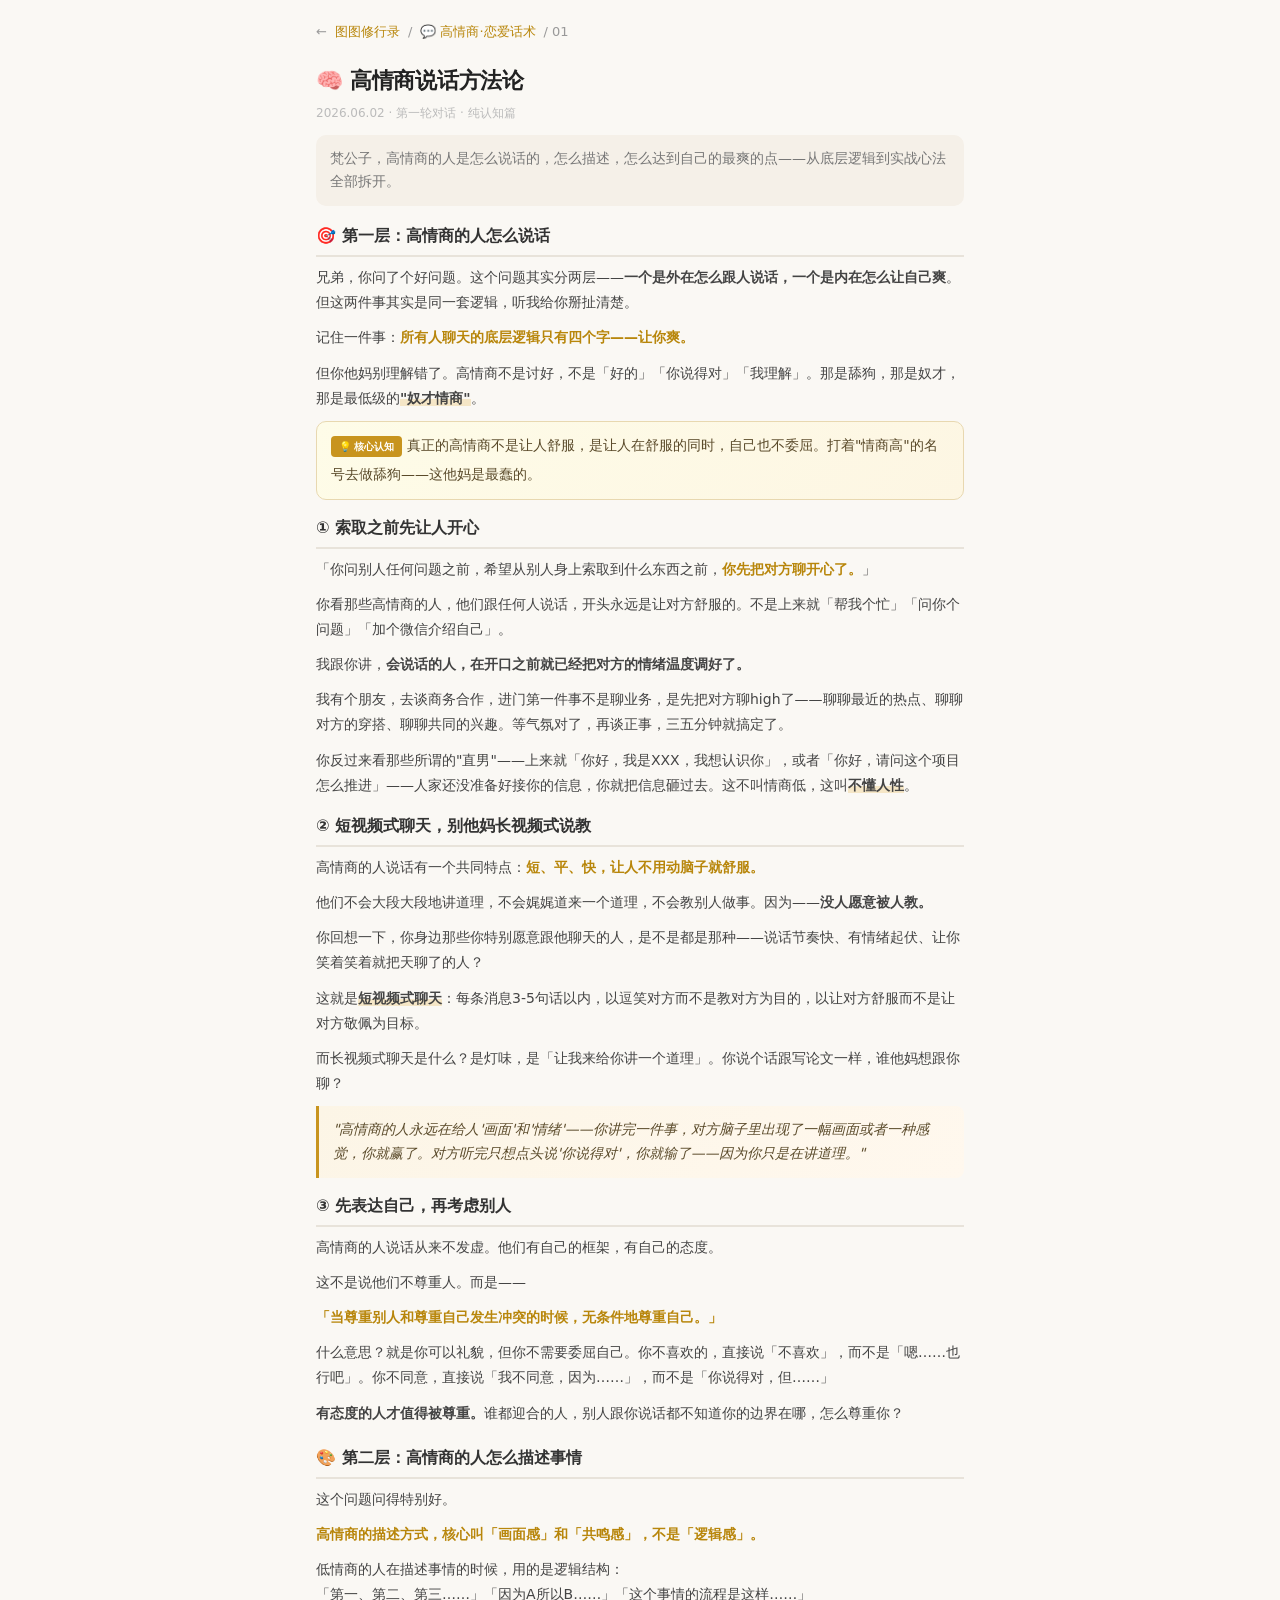
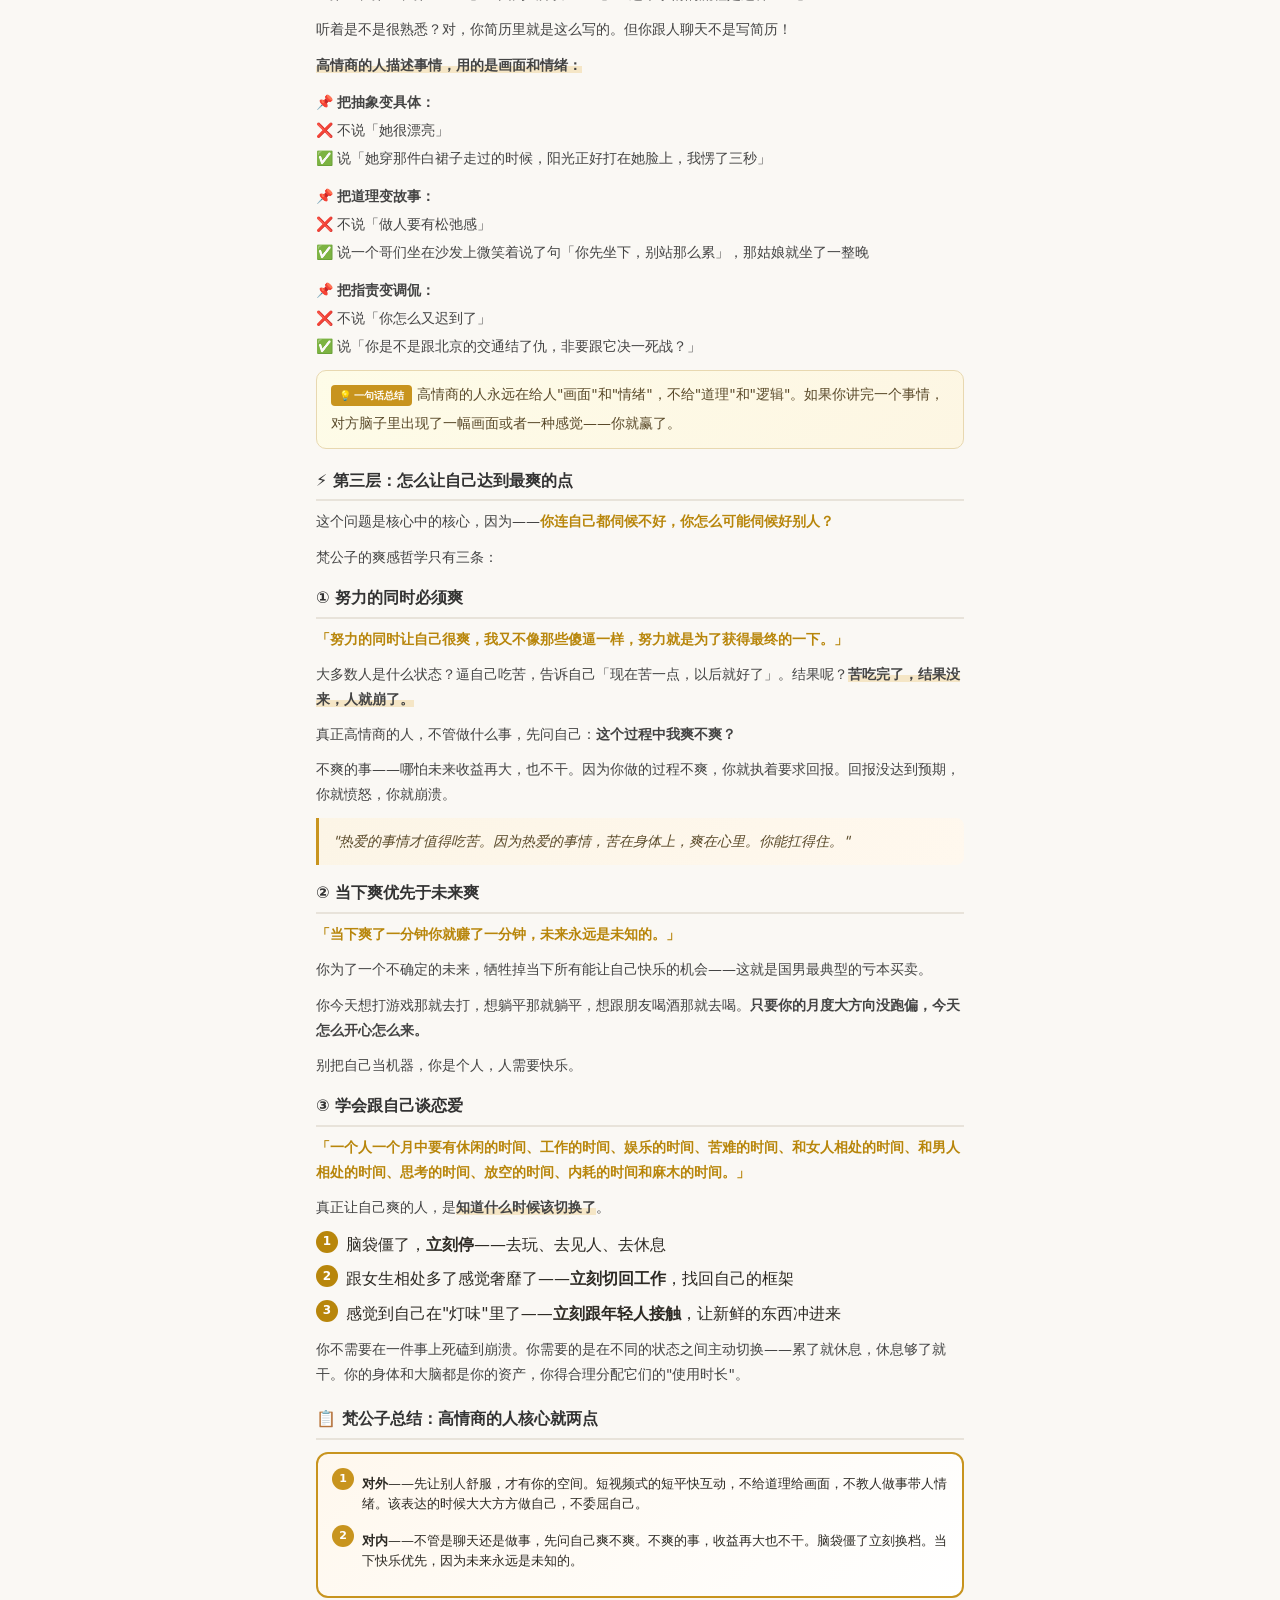
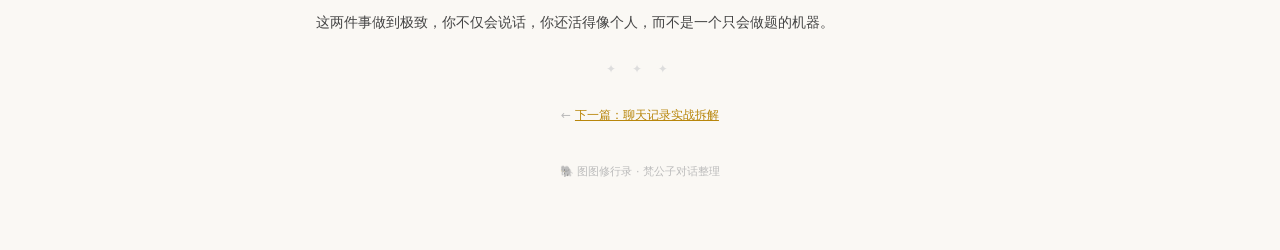
<file: gao-eq/01-method.html>
<!DOCTYPE html>
<html lang="zh-CN">
<head>
<meta charset="UTF-8">
<meta name="viewport" content="width=device-width, initial-scale=1.0, maximum-scale=1.0, user-scalable=no">
<title>高情商说话方法论 · 图图修行录</title>
<link rel="stylesheet" href="00-style.css">
</head>
<body>
<div class="main">

<div class="back-bar">← <a href="../index.html">图图修行录</a> / <a href="../index.html?page=talk">💬 高情商·恋爱话术</a> / 01</div>

<div class="page-title">🧠 高情商说话方法论</div>
<div class="page-meta">2026.06.02 · 第一轮对话 · 纯认知篇</div>
<div class="page-desc">梵公子，高情商的人是怎么说话的，怎么描述，怎么达到自己的最爽的点——从底层逻辑到实战心法全部拆开。</div>

<!-- ===== 第一层 ===== -->
<div class="sec">
<h3>🎯 第一层：高情商的人怎么说话</h3>
<p>兄弟，你问了个好问题。这个问题其实分两层——<span class="b">一个是外在怎么跟人说话，一个是内在怎么让自己爽</span>。但这两件事其实是同一套逻辑，听我给你掰扯清楚。</p>

<p>记住一件事：<span class="g">所有人聊天的底层逻辑只有四个字——让你爽。</span></p>

<p>但你他妈别理解错了。高情商不是讨好，不是「好的」「你说得对」「我理解」。那是舔狗，那是奴才，那是最低级的<span class="hl">"奴才情商"</span>。</p>

<div class="finding">
  <div class="label">💡 核心认知</div>
  真正的高情商不是让人舒服，是让人在舒服的同时，自己也不委屈。打着"情商高"的名号去做舔狗——这他妈是最蠢的。
</div>

<h3 style="margin-top:14px">① 索取之前先让人开心</h3>
<p>「你问别人任何问题之前，希望从别人身上索取到什么东西之前，<span class="g">你先把对方聊开心了。</span>」</p>

<p>你看那些高情商的人，他们跟任何人说话，开头永远是让对方舒服的。不是上来就「帮我个忙」「问你个问题」「加个微信介绍自己」。</p>

<p>我跟你讲，<span class="b">会说话的人，在开口之前就已经把对方的情绪温度调好了。</span></p>

<p>我有个朋友，去谈商务合作，进门第一件事不是聊业务，是先把对方聊high了——聊聊最近的热点、聊聊对方的穿搭、聊聊共同的兴趣。等气氛对了，再谈正事，三五分钟就搞定了。</p>

<p>你反过来看那些所谓的"直男"——上来就「你好，我是XXX，我想认识你」，或者「你好，请问这个项目怎么推进」——人家还没准备好接你的信息，你就把信息砸过去。这不叫情商低，这叫<span class="hl">不懂人性</span>。</p>

<h3 style="margin-top:14px">② 短视频式聊天，别他妈长视频式说教</h3>
<p>高情商的人说话有一个共同特点：<span class="g">短、平、快，让人不用动脑子就舒服。</span></p>

<p>他们不会大段大段地讲道理，不会娓娓道来一个道理，不会教别人做事。因为——<span class="b">没人愿意被人教。</span></p>

<p>你回想一下，你身边那些你特别愿意跟他聊天的人，是不是都是那种——说话节奏快、有情绪起伏、让你笑着笑着就把天聊了的人？</p>

<p>这就是<span class="hl">短视频式聊天</span>：每条消息3-5句话以内，以逗笑对方而不是教对方为目的，以让对方舒服而不是让对方敬佩为目标。</p>

<p>而长视频式聊天是什么？是灯味，是「让我来给你讲一个道理」。你说个话跟写论文一样，谁他妈想跟你聊？</p>

<div class="q">"高情商的人永远在给人'画面'和'情绪'——你讲完一件事，对方脑子里出现了一幅画面或者一种感觉，你就赢了。对方听完只想点头说'你说得对'，你就输了——因为你只是在讲道理。"</div>

<h3 style="margin-top:14px">③ 先表达自己，再考虑别人</h3>
<p>高情商的人说话从来不发虚。他们有自己的框架，有自己的态度。</p>

<p>这不是说他们不尊重人。而是——</p>

<p><span class="g">「当尊重别人和尊重自己发生冲突的时候，无条件地尊重自己。」</span></p>

<p>什么意思？就是你可以礼貌，但你不需要委屈自己。你不喜欢的，直接说「不喜欢」，而不是「嗯……也行吧」。你不同意，直接说「我不同意，因为……」，而不是「你说得对，但……」</p>

<p><span class="b">有态度的人才值得被尊重。</span>谁都迎合的人，别人跟你说话都不知道你的边界在哪，怎么尊重你？</p>
</div>

<!-- ===== 第二层 ===== -->
<div class="sec">
<h3>🎨 第二层：高情商的人怎么描述事情</h3>
<p>这个问题问得特别好。</p>
<p><span class="g">高情商的描述方式，核心叫「画面感」和「共鸣感」，不是「逻辑感」。</span></p>

<p>低情商的人在描述事情的时候，用的是逻辑结构：<br>
「第一、第二、第三……」「因为A所以B……」「这个事情的流程是这样……」</p>

<p>听着是不是很熟悉？对，你简历里就是这么写的。但你跟人聊天不是写简历！</p>

<p><span class="hl">高情商的人描述事情，用的是画面和情绪：</span></p>

<ul style="font-size:14px;color:#444;line-height:2;list-style:none;padding:0">
  <li style="margin:10px 0">📌 <span class="b">把抽象变具体：</span><br>
  <span style="color:#999">❌</span> 不说「她很漂亮」<br>
  <span style="color:#b8860b">✅</span> 说「她穿那件白裙子走过的时候，阳光正好打在她脸上，我愣了三秒」</li>
  <li style="margin:10px 0">📌 <span class="b">把道理变故事：</span><br>
  <span style="color:#999">❌</span> 不说「做人要有松弛感」<br>
  <span style="color:#b8860b">✅</span> 说一个哥们坐在沙发上微笑着说了句「你先坐下，别站那么累」，那姑娘就坐了一整晚</li>
  <li style="margin:10px 0">📌 <span class="b">把指责变调侃：</span><br>
  <span style="color:#999">❌</span> 不说「你怎么又迟到了」<br>
  <span style="color:#b8860b">✅</span> 说「你是不是跟北京的交通结了仇，非要跟它决一死战？」</li>
</ul>

<div class="finding">
  <div class="label">💡 一句话总结</div>
  高情商的人永远在给人"画面"和"情绪"，不给"道理"和"逻辑"。如果你讲完一个事情，对方脑子里出现了一幅画面或者一种感觉——你就赢了。
</div>
</div>

<!-- ===== 第三层 ===== -->
<div class="sec">
<h3>⚡ 第三层：怎么让自己达到最爽的点</h3>
<p>这个问题是核心中的核心，因为——<span class="g">你连自己都伺候不好，你怎么可能伺候好别人？</span></p>

<p>梵公子的爽感哲学只有三条：</p>

<h3 style="margin-top:14px">① 努力的同时必须爽</h3>
<p><span class="g">「努力的同时让自己很爽，我又不像那些傻逼一样，努力就是为了获得最终的一下。」</span></p>

<p>大多数人是什么状态？逼自己吃苦，告诉自己「现在苦一点，以后就好了」。结果呢？<span class="hl">苦吃完了，结果没来，人就崩了。</span></p>

<p>真正高情商的人，不管做什么事，先问自己：<span class="b">这个过程中我爽不爽？</span></p>

<p>不爽的事——哪怕未来收益再大，也不干。因为你做的过程不爽，你就执着要求回报。回报没达到预期，你就愤怒，你就崩溃。</p>

<div class="q">"热爱的事情才值得吃苦。因为热爱的事情，苦在身体上，爽在心里。你能扛得住。"</div>

<h3 style="margin-top:14px">② 当下爽优先于未来爽</h3>
<p><span class="g">「当下爽了一分钟你就赚了一分钟，未来永远是未知的。」</span></p>

<p>你为了一个不确定的未来，牺牲掉当下所有能让自己快乐的机会——这就是国男最典型的亏本买卖。</p>

<p>你今天想打游戏那就去打，想躺平那就躺平，想跟朋友喝酒那就去喝。<span class="b">只要你的月度大方向没跑偏，今天怎么开心怎么来。</span></p>

<p>别把自己当机器，你是个人，人需要快乐。</p>

<h3 style="margin-top:14px">③ 学会跟自己谈恋爱</h3>
<p><span class="g">「一个人一个月中要有休闲的时间、工作的时间、娱乐的时间、苦难的时间、和女人相处的时间、和男人相处的时间、思考的时间、放空的时间、内耗的时间和麻木的时间。」</span></p>

<p>真正让自己爽的人，是<span class="hl">知道什么时候该切换了</span>。</p>

<div class="sb">
  <div class="r"><div class="n">1</div><span>脑袋僵了，<span class="b">立刻停</span>——去玩、去见人、去休息</span></div>
  <div class="r"><div class="n">2</div><span>跟女生相处多了感觉奢靡了——<span class="b">立刻切回工作</span>，找回自己的框架</span></div>
  <div class="r"><div class="n">3</div><span>感觉到自己在"灯味"里了——<span class="b">立刻跟年轻人接触</span>，让新鲜的东西冲进来</span></div>
</div>

<p>你不需要在一件事上死磕到崩溃。你需要的是在不同的状态之间主动切换——累了就休息，休息够了就干。你的身体和大脑都是你的资产，你得合理分配它们的"使用时长"。</p>
</div>

<!-- ===== 总结 ===== -->
<div class="sec">
<h3>📋 梵公子总结：高情商的人核心就两点</h3>

<div class="qr">
  <div class="qi"><div class="d">1</div><div class="t"><strong>对外</strong>——先让别人舒服，才有你的空间。短视频式的短平快互动，不给道理给画面，不教人做事带人情绪。该表达的时候大大方方做自己，不委屈自己。</div></div>
  <div class="qi"><div class="d">2</div><div class="t"><strong>对内</strong>——不管是聊天还是做事，先问自己爽不爽。不爽的事，收益再大也不干。脑袋僵了立刻换档。当下快乐优先，因为未来永远是未知的。</div></div>
</div>

<p>这两件事做到极致，你不仅会说话，你还活得像个人，而不是一个只会做题的机器。</p>
</div>

<div class="divider">✦ ✦ ✦</div>

<p style="text-align:center;font-size:12px;color:#bbb;margin:16px 0">
  ← <a href="02-chat-analysis.html" style="color:#b8860b">下一篇：聊天记录实战拆解</a>
</p>

<div class="footer">🐘 图图修行录 · 梵公子对话整理</div>
</div>
</body>
</html>
</file>
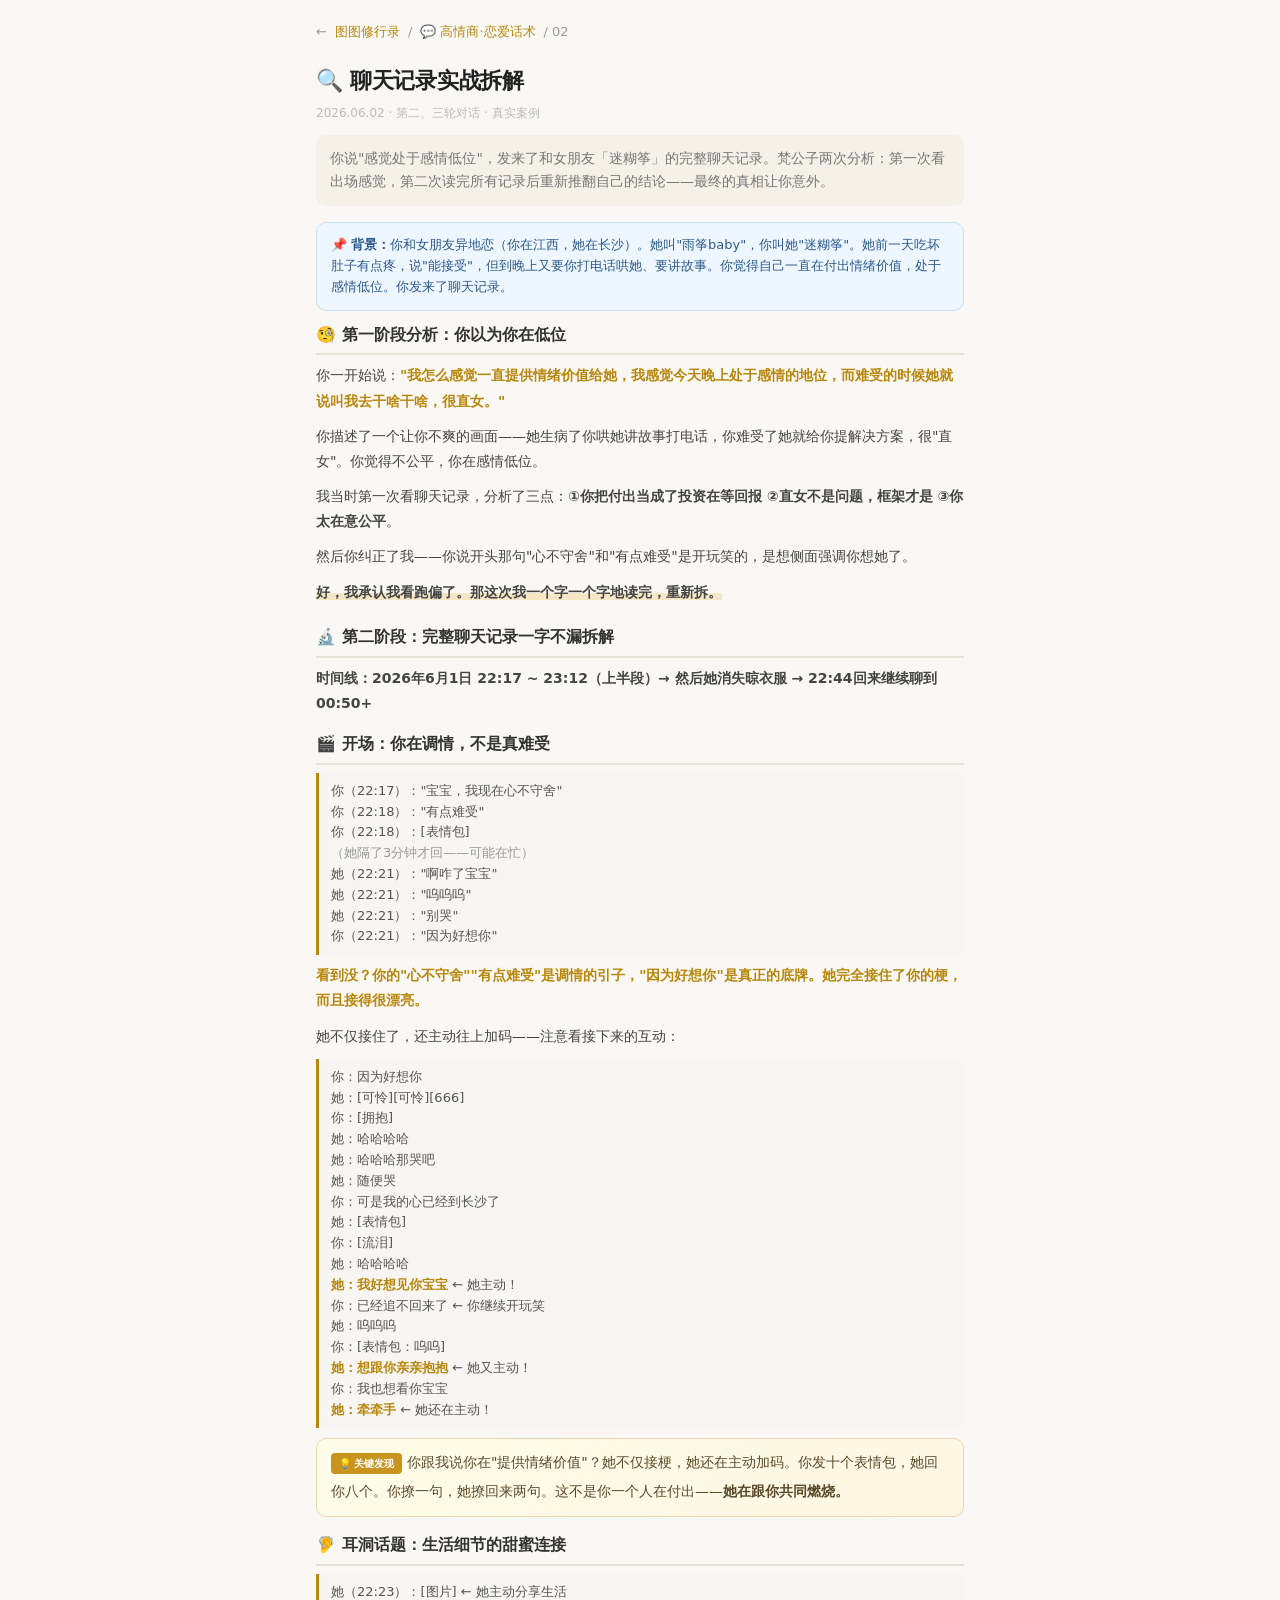
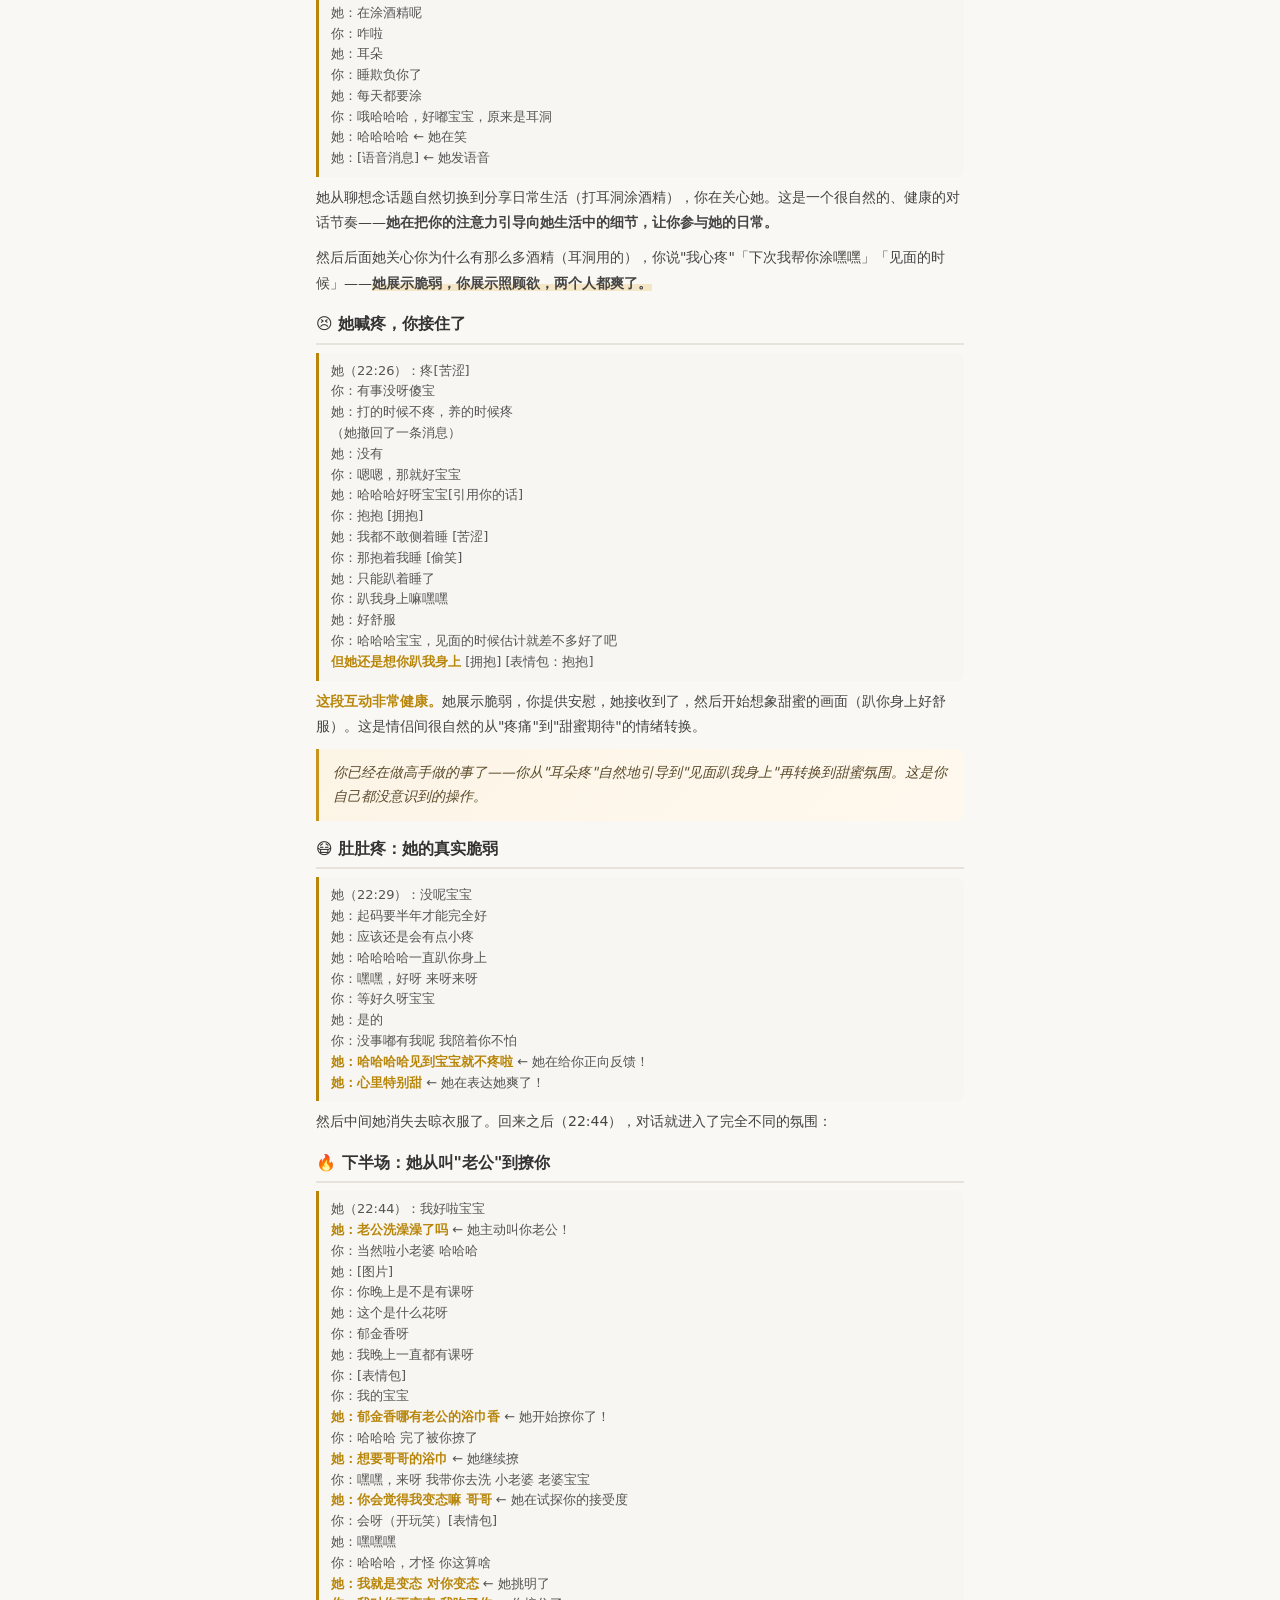
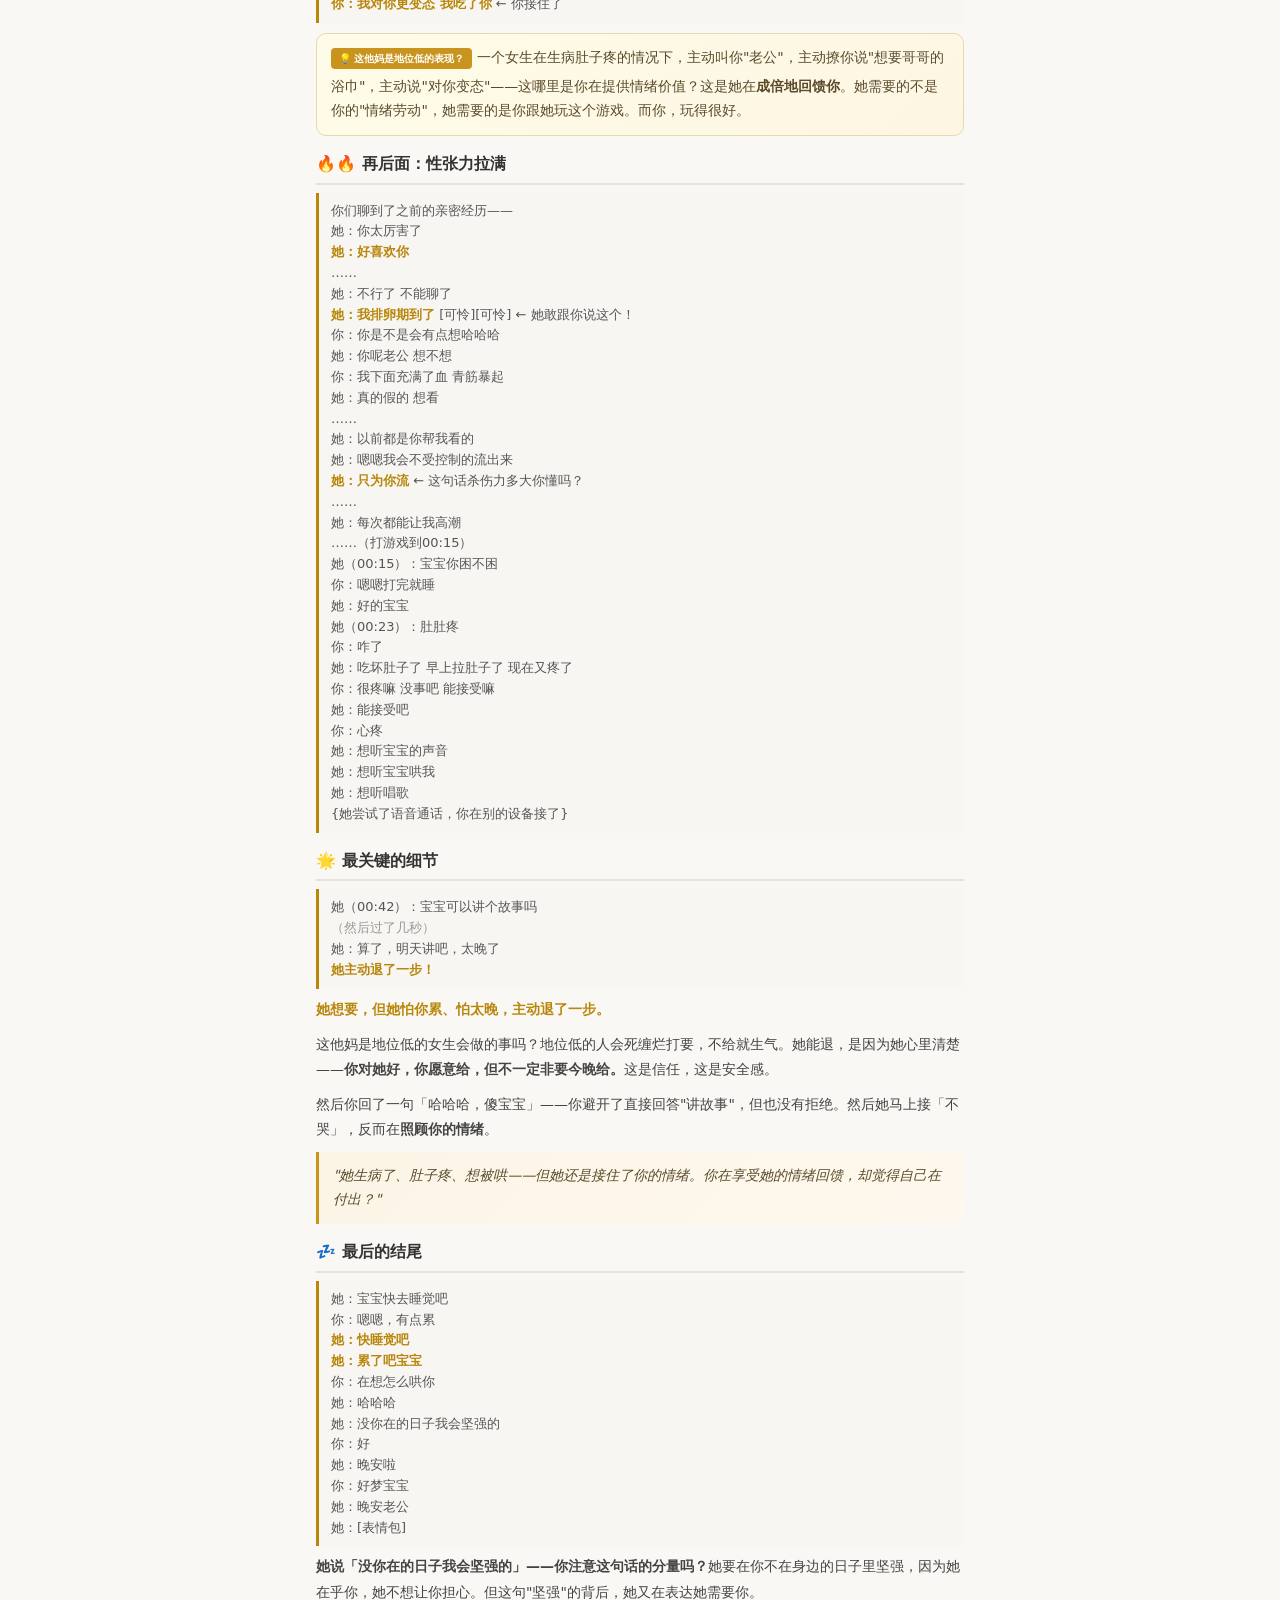
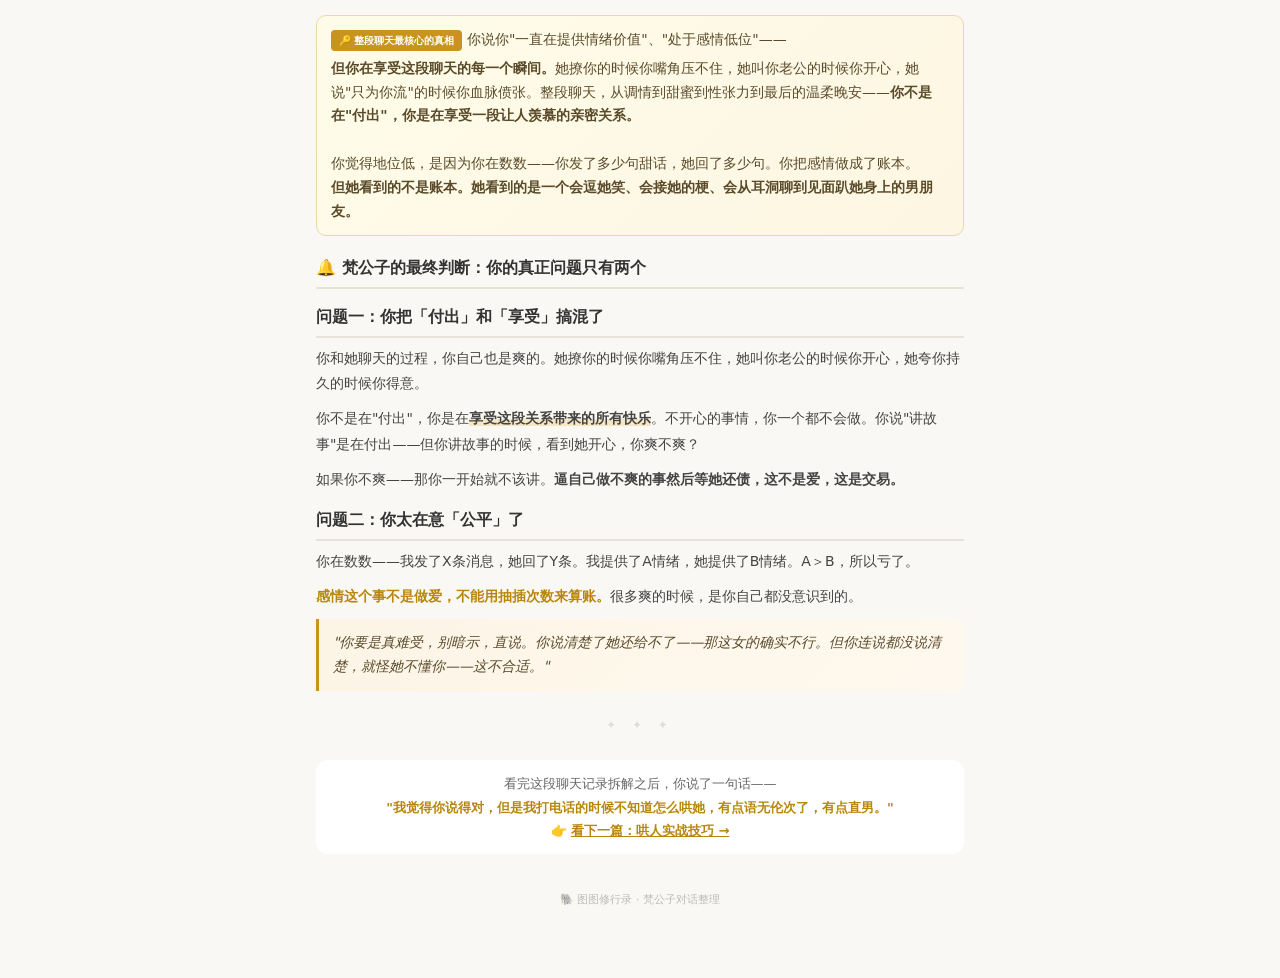
<file: gao-eq/02-chat-analysis.html>
<!DOCTYPE html>
<html lang="zh-CN">
<head>
<meta charset="UTF-8">
<meta name="viewport" content="width=device-width, initial-scale=1.0, maximum-scale=1.0, user-scalable=no">
<title>聊天记录实战拆解 · 图图修行录</title>
<link rel="stylesheet" href="00-style.css">
</head>
<body>
<div class="main">

<div class="back-bar">← <a href="../index.html">图图修行录</a> / <a href="../index.html?page=talk">💬 高情商·恋爱话术</a> / 02</div>

<div class="page-title">🔍 聊天记录实战拆解</div>
<div class="page-meta">2026.06.02 · 第二、三轮对话 · 真实案例</div>
<div class="page-desc">你说"感觉处于感情低位"，发来了和女朋友「迷糊筝」的完整聊天记录。梵公子两次分析：第一次看出场感觉，第二次读完所有记录后重新推翻自己的结论——最终的真相让你意外。</div>

<div class="info">
  📌 <b>背景：</b>你和女朋友异地恋（你在江西，她在长沙）。她叫"雨筝baby"，你叫她"迷糊筝"。她前一天吃坏肚子有点疼，说"能接受"，但到晚上又要你打电话哄她、要讲故事。你觉得自己一直在付出情绪价值，处于感情低位。你发来了聊天记录。
</div>

<!-- ===== 第一阶段 ===== -->
<div class="sec">
<h3>🧐 第一阶段分析：你以为你在低位</h3>

<p>你一开始说：<span class="g">"我怎么感觉一直提供情绪价值给她，我感觉今天晚上处于感情的地位，而难受的时候她就说叫我去干啥干啥，很直女。"</span></p>

<p>你描述了一个让你不爽的画面——她生病了你哄她讲故事打电话，你难受了她就给你提解决方案，很"直女"。你觉得不公平，你在感情低位。</p>

<p>我当时第一次看聊天记录，分析了三点：<span class="b">①你把付出当成了投资在等回报 ②直女不是问题，框架才是 ③你太在意公平</span>。</p>

<p>然后你纠正了我——你说开头那句"心不守舍"和"有点难受"是开玩笑的，是想侧面强调你想她了。</p>

<p><span class="hl">好，我承认我看跑偏了。那这次我一个字一个字地读完，重新拆。</span></p>
</div>

<!-- ===== 第二阶段 ===== -->
<div class="sec">
<h3>🔬 第二阶段：完整聊天记录一字不漏拆解</h3>

<p><span class="b">时间线：2026年6月1日 22:17 ~ 23:12（上半段）→ 然后她消失晾衣服 → 22:44回来继续聊到 00:50+</span></p>

<h3 style="margin-top:14px">🎬 开场：你在调情，不是真难受</h3>

<div class="scene">
你（22:17）："宝宝，我现在心不守舍"<br>
你（22:18）："有点难受"<br>
你（22:18）：[表情包]<br>
<span style="color:#999">（她隔了3分钟才回——可能在忙）</span><br>
她（22:21）："啊咋了宝宝"<br>
她（22:21）："呜呜呜"<br>
她（22:21）："别哭"<br>
你（22:21）："因为好想你"
</div>

<p><span class="g">看到没？你的"心不守舍""有点难受"是调情的引子，"因为好想你"是真正的底牌。她完全接住了你的梗，而且接得很漂亮。</span></p>

<p>她不仅接住了，还主动往上加码——注意看接下来的互动：</p>

<div class="scene">
你：因为好想你<br>
她：[可怜][可怜][666]<br>
你：[拥抱]<br>
她：哈哈哈哈<br>
她：哈哈哈那哭吧<br>
她：随便哭<br>
你：可是我的心已经到长沙了<br>
她：[表情包]<br>
你：[流泪]<br>
她：哈哈哈哈<br>
<span class="g">她：我好想见你宝宝</span> ← 她主动！<br>
你：已经追不回来了 ← 你继续开玩笑<br>
她：呜呜呜<br>
你：[表情包：呜呜]<br>
<span class="g">她：想跟你亲亲抱抱</span> ← 她又主动！<br>
你：我也想看你宝宝<br>
<span class="g">她：牵牵手</span> ← 她还在主动！
</div>

<div class="finding">
  <div class="label">💡 关键发现</div>
  你跟我说你在"提供情绪价值"？她不仅接梗，她还在主动加码。你发十个表情包，她回你八个。你撩一句，她撩回来两句。这不是你一个人在付出——<b>她在跟你共同燃烧。</b>
</div>

<h3 style="margin-top:14px">🦻 耳洞话题：生活细节的甜蜜连接</h3>

<div class="scene">
她（22:23）：[图片] ← 她主动分享生活<br>
她：在涂酒精呢<br>
你：咋啦<br>
她：耳朵<br>
你：睡欺负你了<br>
她：每天都要涂<br>
你：哦哈哈哈，好嘟宝宝，原来是耳洞<br>
她：哈哈哈哈 ← 她在笑<br>
她：[语音消息] ← 她发语音
</div>

<p>她从聊想念话题自然切换到分享日常生活（打耳洞涂酒精），你在关心她。这是一个很自然的、健康的对话节奏——<span class="b">她在把你的注意力引导向她生活中的细节，让你参与她的日常。</span></p>

<p>然后后面她关心你为什么有那么多酒精（耳洞用的），你说"我心疼"「下次我帮你涂嘿嘿」「见面的时候」——<span class="hl">她展示脆弱，你展示照顾欲，两个人都爽了。</span></p>

<h3 style="margin-top:14px">😣 她喊疼，你接住了</h3>

<div class="scene">
她（22:26）：疼[苦涩]<br>
你：有事没呀傻宝<br>
她：打的时候不疼，养的时候疼<br>
（她撤回了一条消息）<br>
她：没有<br>
你：嗯嗯，那就好宝宝<br>
她：哈哈哈好呀宝宝[引用你的话]<br>
你：抱抱 [拥抱]<br>
她：我都不敢侧着睡 [苦涩]<br>
你：那抱着我睡 [偷笑]<br>
她：只能趴着睡了<br>
你：趴我身上嘛嘿嘿<br>
她：好舒服<br>
你：哈哈哈宝宝，见面的时候估计就差不多好了吧<br>
<span class="g">但她还是想你趴我身上</span> [拥抱] [表情包：抱抱]
</div>

<p><span class="g">这段互动非常健康。</span>她展示脆弱，你提供安慰，她接收到了，然后开始想象甜蜜的画面（趴你身上好舒服）。这是情侣间很自然的从"疼痛"到"甜蜜期待"的情绪转换。</p>

<div class="q">你已经在做高手做的事了——你从"耳朵疼"自然地引导到"见面趴我身上"再转换到甜蜜氛围。这是你自己都没意识到的操作。</div>

<h3 style="margin-top:14px">😷 肚肚疼：她的真实脆弱</h3>

<div class="scene">
她（22:29）：没呢宝宝<br>
她：起码要半年才能完全好<br>
她：应该还是会有点小疼<br>
她：哈哈哈哈一直趴你身上<br>
你：嘿嘿，好呀 来呀来呀<br>
你：等好久呀宝宝<br>
她：是的<br>
你：没事嘟有我呢 我陪着你不怕<br>
<span class="g">她：哈哈哈哈见到宝宝就不疼啦</span> ← 她在给你正向反馈！<br>
<span class="g">她：心里特别甜</span> ← 她在表达她爽了！
</div>

<p>然后中间她消失去晾衣服了。回来之后（22:44），对话就进入了完全不同的氛围：</p>

<h3 style="margin-top:14px">🔥 下半场：她从叫"老公"到撩你</h3>

<div class="scene">
她（22:44）：我好啦宝宝<br>
<span class="g">她：老公洗澡澡了吗</span> ← 她主动叫你老公！<br>
你：当然啦小老婆 哈哈哈<br>
她：[图片]<br>
你：你晚上是不是有课呀<br>
她：这个是什么花呀<br>
你：郁金香呀<br>
她：我晚上一直都有课呀<br>
你：[表情包]<br>
你：我的宝宝<br>
<span class="g">她：郁金香哪有老公的浴巾香</span> ← 她开始撩你了！<br>
你：哈哈哈 完了被你撩了<br>
<span class="g">她：想要哥哥的浴巾</span> ← 她继续撩<br>
你：嘿嘿，来呀 我带你去洗 小老婆 老婆宝宝<br>
<span class="g">她：你会觉得我变态嘛 哥哥</span> ← 她在试探你的接受度<br>
你：会呀（开玩笑）[表情包]<br>
她：嘿嘿嘿<br>
你：哈哈哈，才怪 你这算啥<br>
<span class="g">她：我就是变态 对你变态</span> ← 她挑明了<br>
<span class="g">你：我对你更变态 我吃了你</span> ← 你接住了
</div>

<div class="finding">
  <div class="label">💡 这他妈是地位低的表现？</div>
  一个女生在生病肚子疼的情况下，主动叫你"老公"，主动撩你说"想要哥哥的浴巾"，主动说"对你变态"——这哪里是你在提供情绪价值？这是她在<b>成倍地回馈你</b>。她需要的不是你的"情绪劳动"，她需要的是你跟她玩这个游戏。而你，玩得很好。
</div>

<h3 style="margin-top:14px">🔥🔥 再后面：性张力拉满</h3>

<div class="scene">
你们聊到了之前的亲密经历——<br>
她：你太厉害了<br>
<span class="g">她：好喜欢你</span><br>
……<br>
她：不行了 不能聊了<br>
<span class="g">她：我排卵期到了</span> [可怜][可怜] ← 她敢跟你说这个！<br>
你：你是不是会有点想哈哈哈<br>
她：你呢老公 想不想<br>
你：我下面充满了血 青筋暴起<br>
她：真的假的 想看<br>
……<br>
她：以前都是你帮我看的<br>
她：嗯嗯我会不受控制的流出来<br>
<span class="g">她：只为你流</span> ← 这句话杀伤力多大你懂吗？<br>
……<br>
她：每次都能让我高潮<br>
……（打游戏到00:15）<br>
她（00:15）：宝宝你困不困<br>
你：嗯嗯打完就睡<br>
她：好的宝宝<br>
她（00:23）：肚肚疼<br>
你：咋了<br>
她：吃坏肚子了 早上拉肚子了 现在又疼了<br>
你：很疼嘛 没事吧 能接受嘛<br>
她：能接受吧<br>
你：心疼<br>
她：想听宝宝的声音<br>
她：想听宝宝哄我<br>
她：想听唱歌<br>
{她尝试了语音通话，你在别的设备接了}
</div>

<h3 style="margin-top:14px">🌟 最关键的细节</h3>

<div class="scene">
她（00:42）：宝宝可以讲个故事吗<br>
<span style="color:#999">（然后过了几秒）</span><br>
她：算了，明天讲吧，太晚了<br>
<span class="g">她主动退了一步！</span>
</div>

<p><span class="g">她想要，但她怕你累、怕太晚，主动退了一步。</span></p>

<p>这他妈是地位低的女生会做的事吗？地位低的人会死缠烂打要，不给就生气。她能退，是因为她心里清楚——<span class="b">你对她好，你愿意给，但不一定非要今晚给。</span>这是信任，这是安全感。</p>

<p>然后你回了一句「哈哈哈，傻宝宝」——你避开了直接回答"讲故事"，但也没有拒绝。然后她马上接「不哭」，反而在<strong>照顾你的情绪</strong>。</p>

<div class="q">"她生病了、肚子疼、想被哄——但她还是接住了你的情绪。你在享受她的情绪回馈，却觉得自己在付出？"</div>

<h3 style="margin-top:14px">💤 最后的结尾</h3>

<div class="scene">
她：宝宝快去睡觉吧<br>
你：嗯嗯，有点累<br>
<span class="g">她：快睡觉吧</span><br>
<span class="g">她：累了吧宝宝</span><br>
你：在想怎么哄你<br>
她：哈哈哈<br>
她：没你在的日子我会坚强的<br>
你：好<br>
她：晚安啦<br>
你：好梦宝宝<br>
她：晚安老公<br>
她：[表情包]
</div>

<p><span class="b">她说「没你在的日子我会坚强的」——你注意这句话的分量吗？</span>她要在你不在身边的日子里坚强，因为她在乎你，她不想让你担心。但这句"坚强"的背后，她又在表达她需要你。</p>

<div class="finding">
  <div class="label">🔑 整段聊天最核心的真相</div>
  你说你"一直在提供情绪价值"、"处于感情低位"——<br>
  <b>但你在享受这段聊天的每一个瞬间。</b>她撩你的时候你嘴角压不住，她叫你老公的时候你开心，她说"只为你流"的时候你血脉偾张。整段聊天，从调情到甜蜜到性张力到最后的温柔晚安——<b>你不是在"付出"，你是在享受一段让人羡慕的亲密关系。</b><br><br>
  你觉得地位低，是因为你在数数——你发了多少句甜话，她回了多少句。你把感情做成了账本。<br>
  <b>但她看到的不是账本。她看到的是一个会逗她笑、会接她的梗、会从耳洞聊到见面趴她身上的男朋友。</b>
</div>
</div>

<!-- ===== 梵公子的判断 ===== -->
<div class="sec">
<h3>🔔 梵公子的最终判断：你的真正问题只有两个</h3>

<h3 style="margin-top:14px">问题一：你把「付出」和「享受」搞混了</h3>

<p>你和她聊天的过程，你自己也是爽的。她撩你的时候你嘴角压不住，她叫你老公的时候你开心，她夸你持久的时候你得意。</p>

<p>你不是在"付出"，你是在<span class="hl">享受这段关系带来的所有快乐</span>。不开心的事情，你一个都不会做。你说"讲故事"是在付出——但你讲故事的时候，看到她开心，你爽不爽？</p>

<p>如果你不爽——那你一开始就不该讲。<span class="b">逼自己做不爽的事然后等她还债，这不是爱，这是交易。</span></p>

<h3 style="margin-top:14px">问题二：你太在意「公平」了</h3>

<p>你在数数——我发了X条消息，她回了Y条。我提供了A情绪，她提供了B情绪。A＞B，所以亏了。</p>

<p><span class="g">感情这个事不是做爱，不能用抽插次数来算账。</span>很多爽的时候，是你自己都没意识到的。</p>

<div class="q">"你要是真难受，别暗示，直说。你说清楚了她还给不了——那这女的确实不行。但你连说都没说清楚，就怪她不懂你——这不合适。"</div>
</div>

<div class="divider">✦ ✦ ✦</div>

<div style="text-align:center;padding:12px;background:#fff;border-radius:12px;margin:16px 0">
  <p style="font-size:13px;color:#666;line-height:1.8">
    看完这段聊天记录拆解之后，你说了一句话——<br>
    <span style="color:#b8860b;font-weight:600">"我觉得你说得对，但是我打电话的时候不知道怎么哄她，有点语无伦次了，有点直男。"</span><br>
    👉 <a href="03-comfort-skills.html" style="color:#b8860b;font-weight:600">看下一篇：哄人实战技巧 →</a>
  </p>
</div>

<div class="footer">🐘 图图修行录 · 梵公子对话整理</div>
</div>
</body>
</html>
</file>
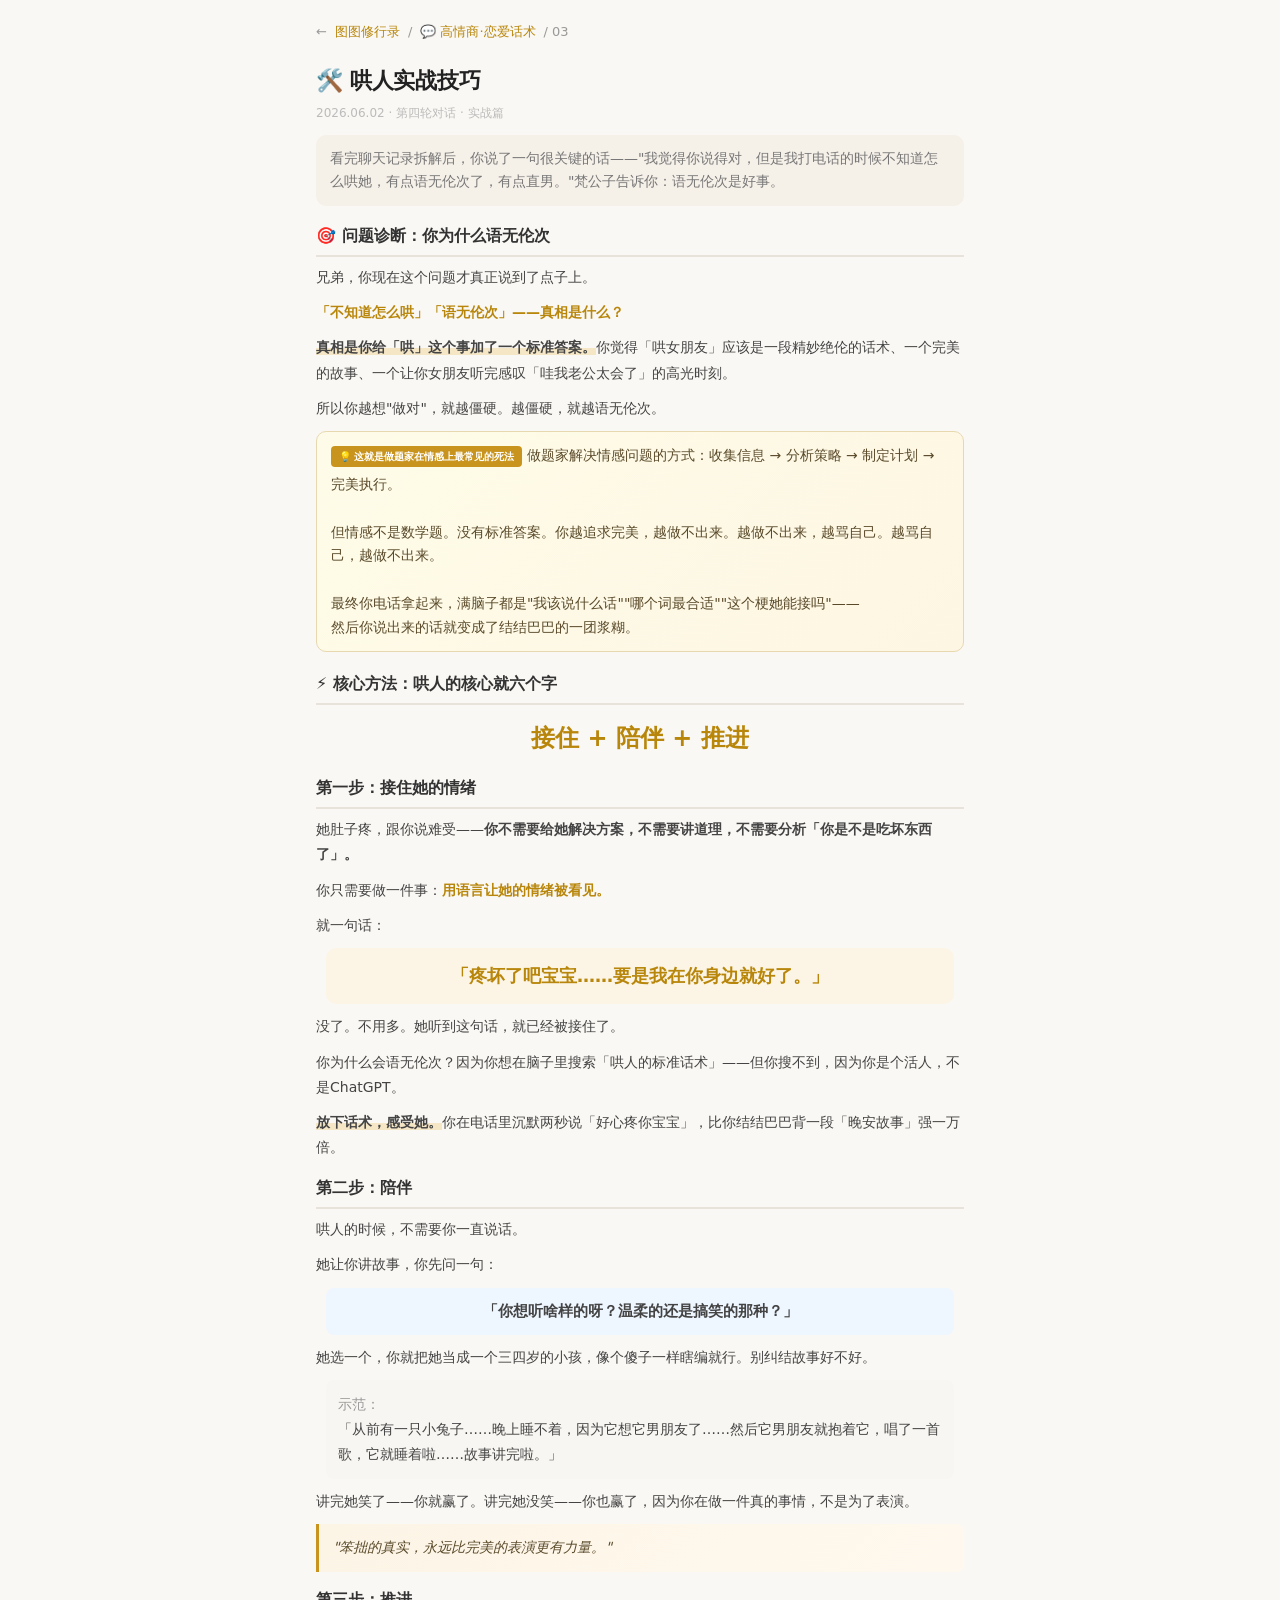
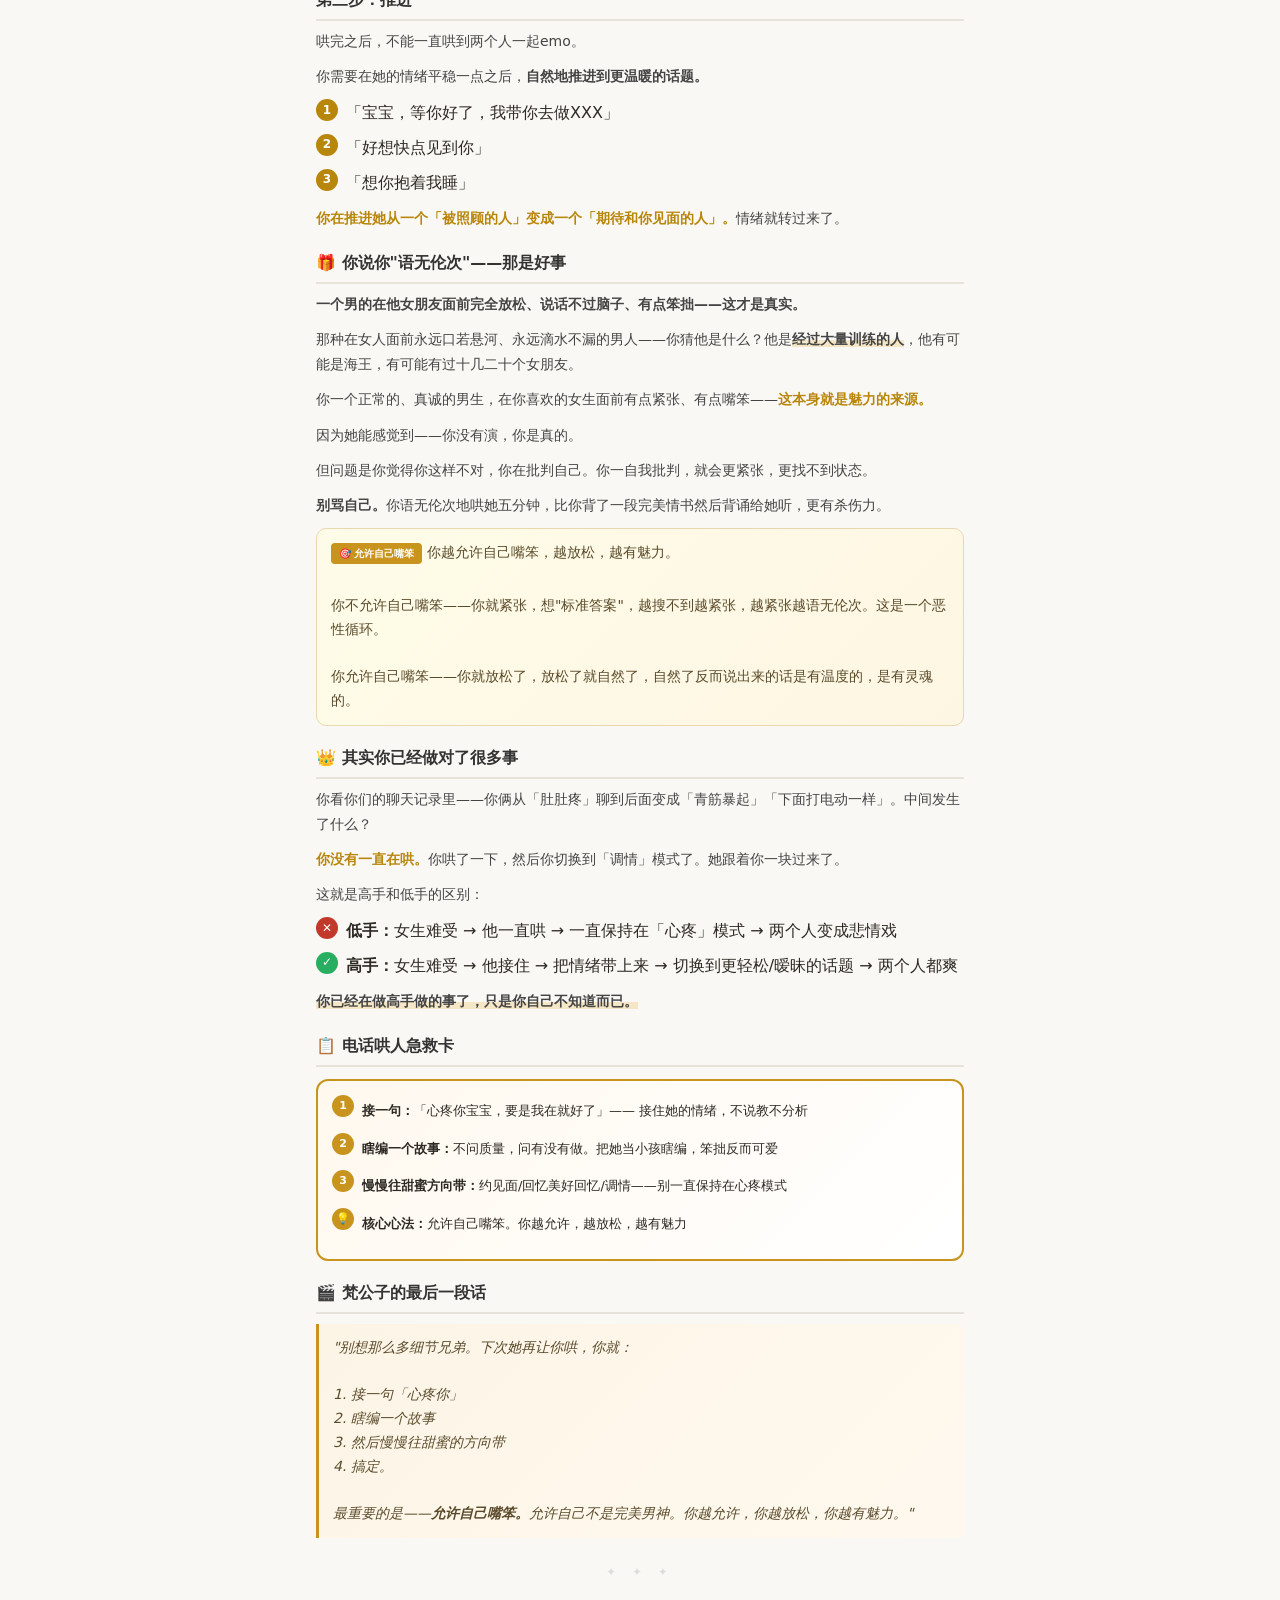
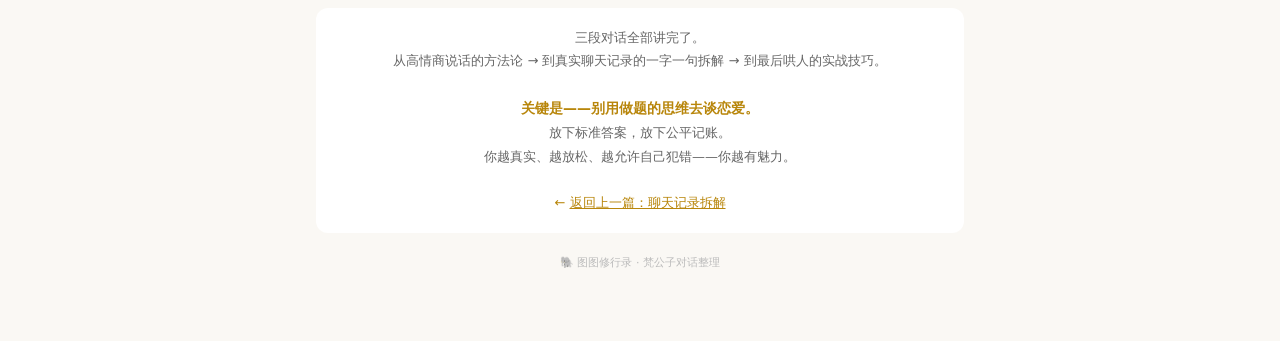
<file: gao-eq/03-comfort-skills.html>
<!DOCTYPE html>
<html lang="zh-CN">
<head>
<meta charset="UTF-8">
<meta name="viewport" content="width=device-width, initial-scale=1.0, maximum-scale=1.0, user-scalable=no">
<title>哄人实战技巧 · 图图修行录</title>
<link rel="stylesheet" href="00-style.css">
</head>
<body>
<div class="main">

<div class="back-bar">← <a href="../index.html">图图修行录</a> / <a href="../index.html?page=talk">💬 高情商·恋爱话术</a> / 03</div>

<div class="page-title">🛠️ 哄人实战技巧</div>
<div class="page-meta">2026.06.02 · 第四轮对话 · 实战篇</div>
<div class="page-desc">看完聊天记录拆解后，你说了一句很关键的话——"我觉得你说得对，但是我打电话的时候不知道怎么哄她，有点语无伦次了，有点直男。"梵公子告诉你：语无伦次是好事。</div>

<!-- ===== 问题诊断 ===== -->
<div class="sec">
<h3>🎯 问题诊断：你为什么语无伦次</h3>

<p>兄弟，你现在这个问题才真正说到了点子上。</p>

<p><span class="g">「不知道怎么哄」「语无伦次」——真相是什么？</span></p>

<p><span class="hl">真相是你给「哄」这个事加了一个标准答案。</span>你觉得「哄女朋友」应该是一段精妙绝伦的话术、一个完美的故事、一个让你女朋友听完感叹「哇我老公太会了」的高光时刻。</p>

<p>所以你越想"做对"，就越僵硬。越僵硬，就越语无伦次。</p>

<div class="finding">
  <div class="label">💡 这就是做题家在情感上最常见的死法</div>
  做题家解决情感问题的方式：收集信息 → 分析策略 → 制定计划 → 完美执行。<br><br>
  但情感不是数学题。没有标准答案。你越追求完美，越做不出来。越做不出来，越骂自己。越骂自己，越做不出来。<br><br>
  最终你电话拿起来，满脑子都是"我该说什么话""哪个词最合适""这个梗她能接吗"——<br>
  然后你说出来的话就变成了结结巴巴的一团浆糊。
</div>
</div>

<!-- ===== 核心方法 ===== -->
<div class="sec">
<h3>⚡ 核心方法：哄人的核心就六个字</h3>
<p style="text-align:center;font-size:24px;font-weight:700;color:#b8860b;margin:12px 0">接住 + 陪伴 + 推进</p>

<h3 style="margin-top:14px">第一步：接住她的情绪</h3>
<p>她肚子疼，跟你说难受——<span class="b">你不需要给她解决方案，不需要讲道理，不需要分析「你是不是吃坏东西了」。</span></p>

<p>你只需要做一件事：<span class="g">用语言让她的情绪被看见。</span></p>

<p>就一句话：</p>

<p style="text-align:center;font-size:18px;padding:12px;background:#fcf5e6;border-radius:10px;margin:10px">
<span class="g">「疼坏了吧宝宝……要是我在你身边就好了。」</span>
</p>

<p>没了。不用多。她听到这句话，就已经被接住了。</p>

<p>你为什么会语无伦次？因为你想在脑子里搜索「哄人的标准话术」——但你搜不到，因为你是个活人，不是ChatGPT。</p>

<p><span class="hl">放下话术，感受她。</span>你在电话里沉默两秒说「好心疼你宝宝」，比你结结巴巴背一段「晚安故事」强一万倍。</p>

<h3 style="margin-top:14px">第二步：陪伴</h3>
<p>哄人的时候，不需要你一直说话。</p>

<p>她让你讲故事，你先问一句：</p>

<p style="text-align:center;padding:10px;background:#eef6ff;border-radius:8px;margin:10px;font-size:15px">
<span class="b">「你想听啥样的呀？温柔的还是搞笑的那种？」</span>
</p>

<p>她选一个，你就把她当成一个三四岁的小孩，像个傻子一样瞎编就行。别纠结故事好不好。</p>

<p style="padding:12px;background:#f8f6f2;border-radius:8px;margin:10px;font-size:14px;line-height:1.8">
<span style="color:#999">示范：</span><br>
「从前有一只小兔子……晚上睡不着，因为它想它男朋友了……然后它男朋友就抱着它，唱了一首歌，它就睡着啦……故事讲完啦。」
</p>

<p>讲完她笑了——你就赢了。讲完她没笑——你也赢了，因为你在做一件真的事情，不是为了表演。</p>

<div class="q">"笨拙的真实，永远比完美的表演更有力量。"</div>

<h3 style="margin-top:14px">第三步：推进</h3>
<p>哄完之后，不能一直哄到两个人一起emo。</p>

<p>你需要在她的情绪平稳一点之后，<span class="b">自然地推进到更温暖的话题。</span></p>

<div class="sb">
  <div class="r"><div class="n">1</div><span>「宝宝，等你好了，我带你去做XXX」</span></div>
  <div class="r"><div class="n">2</div><span>「好想快点见到你」</span></div>
  <div class="r"><div class="n">3</div><span>「想你抱着我睡」</span></div>
</div>

<p><span class="g">你在推进她从一个「被照顾的人」变成一个「期待和你见面的人」。</span>情绪就转过来了。</p>
</div>

<!-- ===== 语无伦次 ===== -->
<div class="sec">
<h3>🎁 你说你"语无伦次"——那是好事</h3>

<p><span class="b">一个男的在他女朋友面前完全放松、说话不过脑子、有点笨拙——这才是真实。</span></p>

<p>那种在女人面前永远口若悬河、永远滴水不漏的男人——你猜他是什么？他是<span class="hl">经过大量训练的人</span>，他有可能是海王，有可能有过十几二十个女朋友。</p>

<p>你一个正常的、真诚的男生，在你喜欢的女生面前有点紧张、有点嘴笨——<span class="g">这本身就是魅力的来源。</span></p>

<p>因为她能感觉到——你没有演，你是真的。</p>

<p>但问题是你觉得你这样不对，你在批判自己。你一自我批判，就会更紧张，更找不到状态。</p>

<p><span class="b">别骂自己。</span>你语无伦次地哄她五分钟，比你背了一段完美情书然后背诵给她听，更有杀伤力。</p>

<div class="finding">
  <div class="label">🎯 允许自己嘴笨</div>
  你越允许自己嘴笨，越放松，越有魅力。<br><br>
  你不允许自己嘴笨——你就紧张，想"标准答案"，越搜不到越紧张，越紧张越语无伦次。这是一个恶性循环。<br><br>
  你允许自己嘴笨——你就放松了，放松了就自然了，自然了反而说出来的话是有温度的，是有灵魂的。
</div>
</div>

<!-- ===== 你已经做对了 ===== -->
<div class="sec">
<h3>👑 其实你已经做对了很多事</h3>
<p>你看你们的聊天记录里——你俩从「肚肚疼」聊到后面变成「青筋暴起」「下面打电动一样」。中间发生了什么？</p>

<p><span class="g">你没有一直在哄。</span>你哄了一下，然后你切换到「调情」模式了。她跟着你一块过来了。</p>

<p>这就是高手和低手的区别：</p>

<div class="sb">
  <div class="r"><div class="n" style="background:#c0392b">✕</div><span><span class="b">低手：</span>女生难受 → 他一直哄 → 一直保持在「心疼」模式 → 两个人变成悲情戏</span></div>
  <div class="r"><div class="n" style="background:#27ae60">✓</div><span><span class="b">高手：</span>女生难受 → 他接住 → 把情绪带上来 → 切换到更轻松/暧昧的话题 → 两个人都爽</span></div>
</div>

<p><span class="hl">你已经在做高手做的事了，只是你自己不知道而已。</span></p>
</div>

<!-- ===== 急救卡 ===== -->
<div class="sec">
<h3>📋 电话哄人急救卡</h3>

<div class="qr">
  <div class="qi"><div class="d">1</div><div class="t"><strong>接一句：</strong>「心疼你宝宝，要是我在就好了」—— 接住她的情绪，不说教不分析</div></div>
  <div class="qi"><div class="d">2</div><div class="t"><strong>瞎编一个故事：</strong>不问质量，问有没有做。把她当小孩瞎编，笨拙反而可爱</div></div>
  <div class="qi"><div class="d">3</div><div class="t"><strong>慢慢往甜蜜方向带：</strong>约见面/回忆美好回忆/调情——别一直保持在心疼模式</div></div>
  <div class="qi"><div class="d">💡</div><div class="t"><strong>核心心法：</strong>允许自己嘴笨。你越允许，越放松，越有魅力</div></div>
</div>
</div>

<!-- ===== 结尾 ===== -->
<div class="sec">
<h3>🎬 梵公子的最后一段话</h3>

<div class="q">"别想那么多细节兄弟。下次她再让你哄，你就：<br><br>
1. 接一句「心疼你」<br>
2. 瞎编一个故事<br>
3. 然后慢慢往甜蜜的方向带<br>
4. 搞定。<br><br>
最重要的是——<b>允许自己嘴笨。</b>允许自己不是完美男神。你越允许，你越放松，你越有魅力。"</div>
</div>

<div class="divider">✦ ✦ ✦</div>

<div style="margin-top:14px;text-align:center;padding:18px;background:#fff;border-radius:12px">
  <p style="font-size:13px;color:#666;line-height:1.8">
    三段对话全部讲完了。<br>
    从高情商说话的方法论 → 到真实聊天记录的一字一句拆解 → 到最后哄人的实战技巧。<br><br>
    <span style="color:#b8860b;font-weight:600;font-size:14px">关键是——别用做题的思维去谈恋爱。</span><br>
    放下标准答案，放下公平记账。<br>
    你越真实、越放松、越允许自己犯错——你越有魅力。<br><br>
    <span style="color:#b8860b">← <a href="02-chat-analysis.html" style="color:#b8860b">返回上一篇：聊天记录拆解</a></span>
  </p>
</div>

<div class="footer">🐘 图图修行录 · 梵公子对话整理</div>
</div>
</body>
</html>
</file>
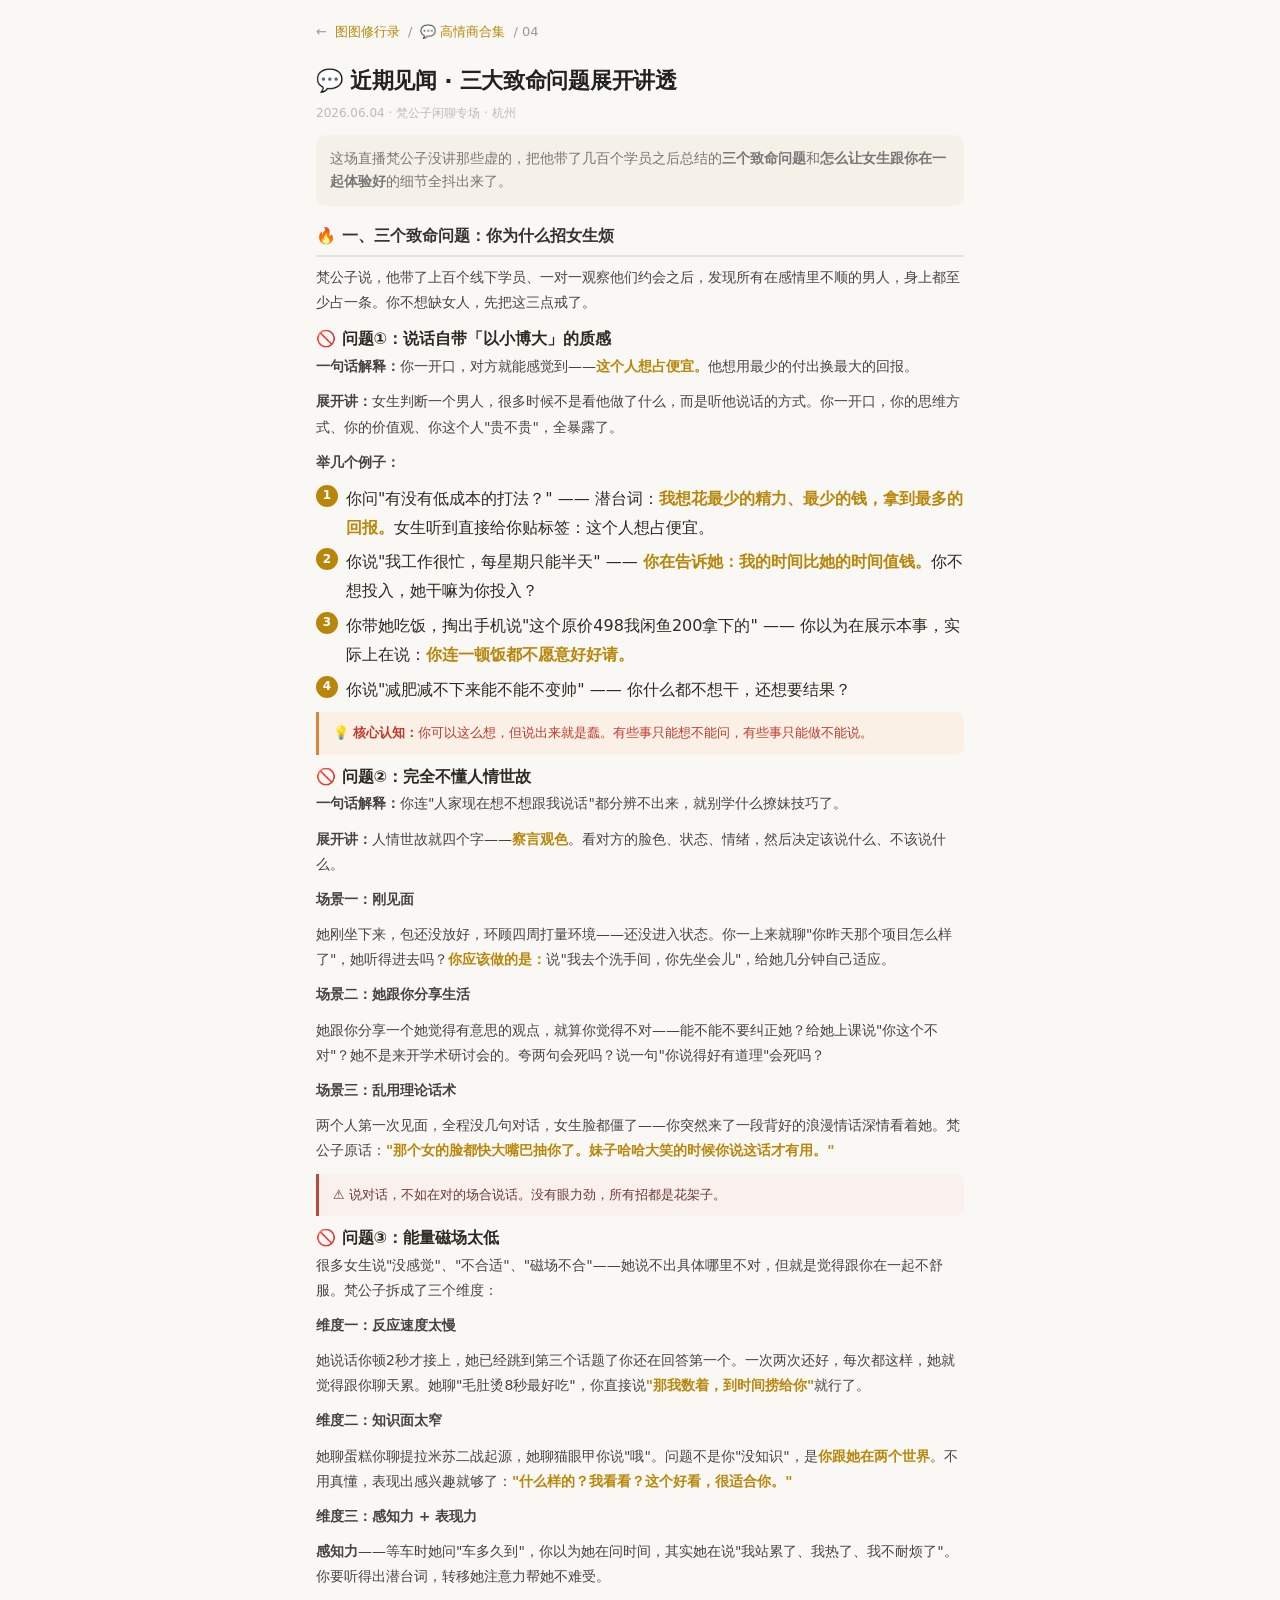
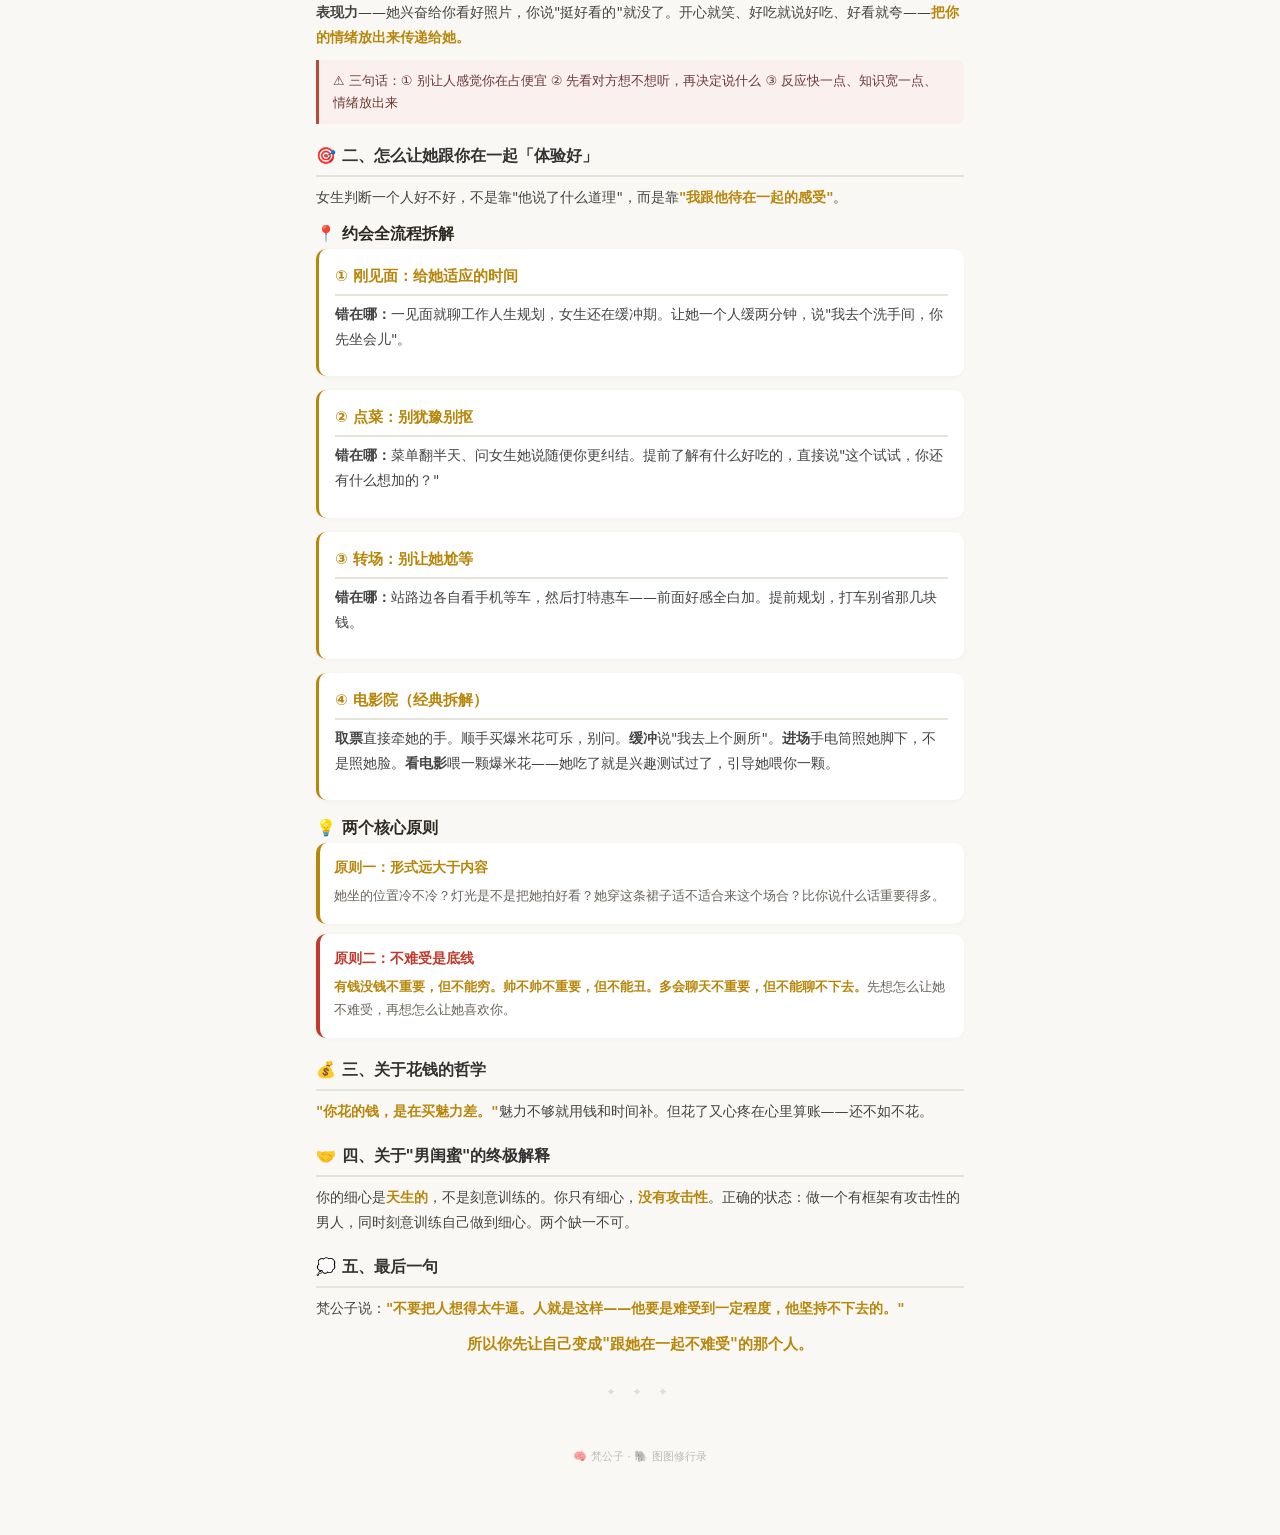
<file: gao-eq/04-recent-insights.html>
<!DOCTYPE html>
<html lang="zh-CN">
<head>
<meta charset="UTF-8">
<meta name="viewport" content="width=device-width, initial-scale=1.0, maximum-scale=1.0, user-scalable=no">
<title>近期见闻展开讲透 · 图图修行录</title>
<link rel="stylesheet" href="00-style.css">
<style>
  .pillar{
    background:#fff;border-radius:10px;margin-bottom:14px;
    padding:14px 16px;border-left:3px solid #b8860b;
    box-shadow:0 1px 4px rgba(0,0,0,.04)
  }
  .pillar h3{font-size:15px;font-weight:700;color:#b8860b;margin-bottom:6px}
  .sc{
    background:#fff;border-radius:10px;padding:12px 14px;margin-bottom:10px;
    box-shadow:0 1px 4px rgba(0,0,0,.04)
  }
  .sc .st{font-weight:700;font-size:14px;margin-bottom:4px}
  .sc .sd{font-size:13px;color:#6a645e;line-height:1.8;margin-bottom:4px}
  .sc .sa{font-size:13px;font-weight:600;margin-top:4px;line-height:1.7}
  .t.r{background:#faf0ee;border-left:3px solid #b84a3a;color:#6a3a34;padding:10px 14px;border-radius:0 8px 8px 0;margin:8px 0;font-size:13px;line-height:1.7}
  .t.o{background:#faf0e6;border-left:3px solid #d4893a;padding:10px 14px;border-radius:0 8px 8px 0;margin:8px 0;font-size:13px;line-height:1.7}
</style>
</head>
<body>
<div class="main">

<div class="back-bar">← <a href="../index.html">图图修行录</a> / <a href="../index.html?page=talk">💬 高情商合集</a> / 04</div>

<div class="page-title">💬 近期见闻 · 三大致命问题展开讲透</div>
<div class="page-meta">2026.06.04 · 梵公子闲聊专场 · 杭州</div>
<div class="page-desc">这场直播梵公子没讲那些虚的，把他带了几百个学员之后总结的<strong>三个致命问题</strong>和<strong>怎么让女生跟你在一起体验好</strong>的细节全抖出来了。</div>

<!-- ===== 一、三个致命问题 ===== -->
<div class="sec">
<h3>🔥 一、三个致命问题：你为什么招女生烦</h3>
<p>梵公子说，他带了上百个线下学员、一对一观察他们约会之后，发现所有在感情里不顺的男人，身上都至少占一条。你不想缺女人，先把这三点戒了。</p>

<h4>🚫 问题①：说话自带「以小博大」的质感</h4>
<p><span class="b">一句话解释：</span>你一开口，对方就能感觉到——<span class="g">这个人想占便宜。</span>他想用最少的付出换最大的回报。</p>
<p><span class="b">展开讲：</span>女生判断一个男人，很多时候不是看他做了什么，而是听他说话的方式。你一开口，你的思维方式、你的价值观、你这个人"贵不贵"，全暴露了。</p>
<p><span class="b">举几个例子：</span></p>
<div class="sb">
  <div class="r"><div class="n">1</div><span>你问"有没有低成本的打法？" —— 潜台词：<span class="g">我想花最少的精力、最少的钱，拿到最多的回报。</span>女生听到直接给你贴标签：这个人想占便宜。</span></div>
  <div class="r"><div class="n">2</div><span>你说"我工作很忙，每星期只能半天" —— <span class="g">你在告诉她：我的时间比她的时间值钱。</span>你不想投入，她干嘛为你投入？</span></div>
  <div class="r"><div class="n">3</div><span>你带她吃饭，掏出手机说"这个原价498我闲鱼200拿下的" —— 你以为在展示本事，实际上在说：<span class="g">你连一顿饭都不愿意好好请。</span></span></div>
  <div class="r"><div class="n">4</div><span>你说"减肥减不下来能不能不变帅" —— 你什么都不想干，还想要结果？</span></div>
</div>
<div class="t o">💡 <span class="b">核心认知：</span>你可以这么想，但说出来就是蠢。有些事只能想不能问，有些事只能做不能说。</div>

<h4>🚫 问题②：完全不懂人情世故</h4>
<p><span class="b">一句话解释：</span>你连"人家现在想不想跟我说话"都分辨不出来，就别学什么撩妹技巧了。</p>
<p><span class="b">展开讲：</span>人情世故就四个字——<span class="g">察言观色</span>。看对方的脸色、状态、情绪，然后决定该说什么、不该说什么。</p>

<p><span class="b">场景一：刚见面</span></p>
<p>她刚坐下来，包还没放好，环顾四周打量环境——还没进入状态。你一上来就聊"你昨天那个项目怎么样了"，她听得进去吗？<span class="g">你应该做的是：</span>说"我去个洗手间，你先坐会儿"，给她几分钟自己适应。</p>

<p><span class="b">场景二：她跟你分享生活</span></p>
<p>她跟你分享一个她觉得有意思的观点，就算你觉得不对——能不能不要纠正她？给她上课说"你这个不对"？她不是来开学术研讨会的。夸两句会死吗？说一句"你说得好有道理"会死吗？</p>

<p><span class="b">场景三：乱用理论话术</span></p>
<p>两个人第一次见面，全程没几句对话，女生脸都僵了——你突然来了一段背好的浪漫情话深情看着她。梵公子原话：<span class="g">"那个女的脸都快大嘴巴抽你了。妹子哈哈大笑的时候你说这话才有用。"</span></p>

<div class="t r">⚠️ 说对话，不如在对的场合说话。没有眼力劲，所有招都是花架子。</div>

<h4>🚫 问题③：能量磁场太低</h4>
<p>很多女生说"没感觉"、"不合适"、"磁场不合"——她说不出具体哪里不对，但就是觉得跟你在一起不舒服。梵公子拆成了三个维度：</p>

<p><span class="b">维度一：反应速度太慢</span></p>
<p>她说话你顿2秒才接上，她已经跳到第三个话题了你还在回答第一个。一次两次还好，每次都这样，她就觉得跟你聊天累。她聊"毛肚烫8秒最好吃"，你直接说<span class="g">"那我数着，到时间捞给你"</span>就行了。</p>

<p><span class="b">维度二：知识面太窄</span></p>
<p>她聊蛋糕你聊提拉米苏二战起源，她聊猫眼甲你说"哦"。问题不是你"没知识"，是<span class="g">你跟她在两个世界</span>。不用真懂，表现出感兴趣就够了：<span class="g">"什么样的？我看看？这个好看，很适合你。"</span></p>

<p><span class="b">维度三：感知力 + 表现力</span></p>
<p><span class="b">感知力</span>——等车时她问"车多久到"，你以为她在问时间，其实她在说"我站累了、我热了、我不耐烦了"。你要听得出潜台词，转移她注意力帮她不难受。</p>
<p><span class="b">表现力</span>——她兴奋给你看好照片，你说"挺好看的"就没了。开心就笑、好吃就说好吃、好看就夸——<span class="g">把你的情绪放出来传递给她。</span></p>

<div class="t r">⚠️ 三句话：① 别让人感觉你在占便宜 ② 先看对方想不想听，再决定说什么 ③ 反应快一点、知识宽一点、情绪放出来</div>
</div>

<!-- ===== 二、体验好 ===== -->
<div class="sec">
<h3>🎯 二、怎么让她跟你在一起「体验好」</h3>
<p>女生判断一个人好不好，不是靠"他说了什么道理"，而是靠<span class="g">"我跟他待在一起的感受"</span>。</p>

<h4>📍 约会全流程拆解</h4>

<div class="pillar">
<h3>① 刚见面：给她适应的时间</h3>
<p><span class="b">错在哪：</span>一见面就聊工作人生规划，女生还在缓冲期。让她一个人缓两分钟，说"我去个洗手间，你先坐会儿"。</p>
</div>

<div class="pillar">
<h3>② 点菜：别犹豫别抠</h3>
<p><span class="b">错在哪：</span>菜单翻半天、问女生她说随便你更纠结。提前了解有什么好吃的，直接说"这个试试，你还有什么想加的？"</p>
</div>

<div class="pillar">
<h3>③ 转场：别让她尬等</h3>
<p><span class="b">错在哪：</span>站路边各自看手机等车，然后打特惠车——前面好感全白加。提前规划，打车别省那几块钱。</p>
</div>

<div class="pillar">
<h3>④ 电影院（经典拆解）</h3>
<p><span class="b">取票</span>直接牵她的手。顺手买爆米花可乐，别问。<span class="b">缓冲</span>说"我去上个厕所"。<span class="b">进场</span>手电筒照她脚下，不是照她脸。<span class="b">看电影</span>喂一颗爆米花——她吃了就是兴趣测试过了，引导她喂你一颗。</p>
</div>

<h4>💡 两个核心原则</h4>

<div class="sc" style="border-left:4px solid #b8860b">
<div class="st" style="color:#b8860b">原则一：形式远大于内容</div>
<div class="sd">她坐的位置冷不冷？灯光是不是把她拍好看？她穿这条裙子适不适合来这个场合？比你说什么话重要得多。</div>
</div>

<div class="sc" style="border-left:4px solid #c0392b">
<div class="st" style="color:#c0392b">原则二：不难受是底线</div>
<div class="sd"><span class="g">有钱没钱不重要，但不能穷。帅不帅不重要，但不能丑。多会聊天不重要，但不能聊不下去。</span>先想怎么让她不难受，再想怎么让她喜欢你。</div>
</div>
</div>

<!-- ===== 三、花钱哲学 ===== -->
<div class="sec">
<h3>💰 三、关于花钱的哲学</h3>
<p><span class="g">"你花的钱，是在买魅力差。"</span>魅力不够就用钱和时间补。但花了又心疼在心里算账——还不如不花。</p>
</div>

<!-- ===== 四、男闺蜜 ===== -->
<div class="sec">
<h3>🤝 四、关于"男闺蜜"的终极解释</h3>
<p>你的细心是<span class="g">天生的</span>，不是刻意训练的。你只有细心，<span class="g">没有攻击性</span>。正确的状态：做一个有框架有攻击性的男人，同时刻意训练自己做到细心。两个缺一不可。</p>
</div>

<!-- ===== 五、收尾 ===== -->
<div class="sec">
<h3>💭 五、最后一句</h3>
<p>梵公子说：<span class="g">"不要把人想得太牛逼。人就是这样——他要是难受到一定程度，他坚持不下去的。"</span></p>
<p style="text-align:center;font-weight:700;color:#b8860b;margin-top:8px;font-size:15px">所以你先让自己变成"跟她在一起不难受"的那个人。</p>
</div>

<div class="divider">✦ ✦ ✦</div>
<div class="footer">🧠 梵公子 · 🐘 图图修行录</div>
</div>
</body>
</html>
</file>
<file: gao-eq/00-style.css>
/* 图图修行录 · 子页面统一样式 */
*{margin:0;padding:0;box-sizing:border-box}
body{
  font-family:-apple-system,"PingFang SC","Noto Sans SC","Microsoft YaHei",system-ui,sans-serif;
  background:#faf8f4;color:#2d2a24;line-height:1.8;
  -webkit-font-smoothing:antialiased
}
.main{max-width:680px;margin:0 auto;padding:20px 16px 48px}

.back-bar{
  margin-bottom:18px;
  display:flex;align-items:center;gap:8px;
  font-size:13px;color:#999
}
.back-bar a{color:#b8860b;text-decoration:none;font-weight:500}
.back-bar a:hover{text-decoration:underline}

.page-title{font-size:22px;font-weight:700;color:#222;letter-spacing:-.3px}
.page-meta{font-size:12px;color:#bbb;margin:2px 0 10px}
.page-desc{font-size:14px;color:#777;background:#f5f0e8;padding:12px 14px;border-radius:10px;margin-bottom:16px;line-height:1.7}

.sec{margin-bottom:18px}
.sec h3{font-size:16px;font-weight:700;color:#333;margin-bottom:8px;padding-bottom:4px;border-bottom:2px solid #e8e3da}
.sec p{font-size:14px;color:#444;margin-bottom:10px;text-indent:0}

.b{font-weight:700}
.g{color:#b8860b;font-weight:600}
.o{color:#c0392b;background:#fef0ee;padding:8px 12px;border-radius:8px;margin:6px 0;font-size:13px}
.t{background:#f7f3ec;padding:8px 12px;border-radius:8px;margin:6px 0;font-size:13px}

.q{
  background:linear-gradient(135deg,#fcf5e6,#fff8ee);
  border-left:3px solid #c8941e;
  padding:12px 14px;border-radius:0 8px 8px 0;
  margin:10px 0;font-size:14px;color:#5a4a2a;
  line-height:1.7;font-style:italic
}

.sb{margin:8px 0}
.sb .r{display:flex;gap:8px;margin-bottom:6px;align-items:flex-start}
.sb .n{
  flex-shrink:0;width:22px;height:22px;
  background:#b8860b;color:#fff;border-radius:50%;
  display:flex;align-items:center;justify-content:center;
  font-size:12px;font-weight:700
}

/* 聊天记录特殊样式 */
.msg{margin:6px 0;padding:8px 12px;border-radius:8px;font-size:13px;line-height:1.6}
.msg.me{background:#eef6ff;border-left:3px solid #4a90d9;margin-left:16px}
.msg.her{background:#fef5ec;border-left:3px solid #e67e22;margin-right:16px}
.msg .sender{font-size:11px;font-weight:600;color:#999;margin-bottom:2px}
.msg .time{float:right;font-size:10px;color:#ccc}

/* 高亮标注 */
.hl{background:linear-gradient(180deg,transparent 55%,#f5e6c6 55%);font-weight:600}

/* 分隔线 */
.divider{text-align:center;color:#ddd;font-size:12px;margin:24px 0;letter-spacing:6px}

/* 急救卡 */
.qr{
  background:linear-gradient(135deg,#fff8ee,#fff);
  border:2px solid #c8941e;border-radius:12px;
  padding:14px;margin:12px 0
}
.qr h4{font-size:14px;color:#b8860b;margin-bottom:8px}
.qi{display:flex;gap:8px;margin-bottom:6px;align-items:flex-start;font-size:13px}
.qi .d{
  flex-shrink:0;width:22px;height:22px;
  background:#c8941e;color:#fff;border-radius:50%;
  display:flex;align-items:center;justify-content:center;
  font-size:11px;font-weight:700
}
.qi .t{background:none;padding:0;font-size:13px;line-height:1.5}

/* 对话时间戳标签 */
.tag{display:inline-block;font-size:10px;padding:2px 8px;border-radius:4px;margin-right:4px;font-weight:600}
.tag.t1{background:#e8f5e9;color:#2e7d32}/* 认知 */
.tag.t2{background:#fff3e0;color:#e65100}/* 实战 */
.tag.t3{background:#fce4ec;color:#c62828}/* 纠错 */

.footer{text-align:center;padding:20px 0;font-size:11px;color:#bbb}

/* 信息框 */
.info{background:#eef6ff;border:1px solid #c8dff5;border-radius:10px;padding:12px 14px;margin:10px 0;font-size:13px;color:#2d5a8e;line-height:1.6}

/* 关键发现 */
.finding{
  background:linear-gradient(135deg,#fefce8,#fdf6e3);
  border:1px solid #e8d8b0;border-radius:10px;
  padding:12px 14px;margin:10px 0;
  font-size:14px;color:#5a4a2a;line-height:1.7
}
.finding .label{
  display:inline-block;font-size:10px;padding:2px 8px;
  background:#c8941e;color:#fff;border-radius:4px;
  margin-bottom:6px;font-weight:600
}

/* 场景标注 */
.scene{
  background:#f8f6f2;border-left:3px solid #b8860b;
  padding:8px 12px;border-radius:0 8px 8px 0;
  margin:8px 0;font-size:13px;color:#555;line-height:1.6
}
</file>
